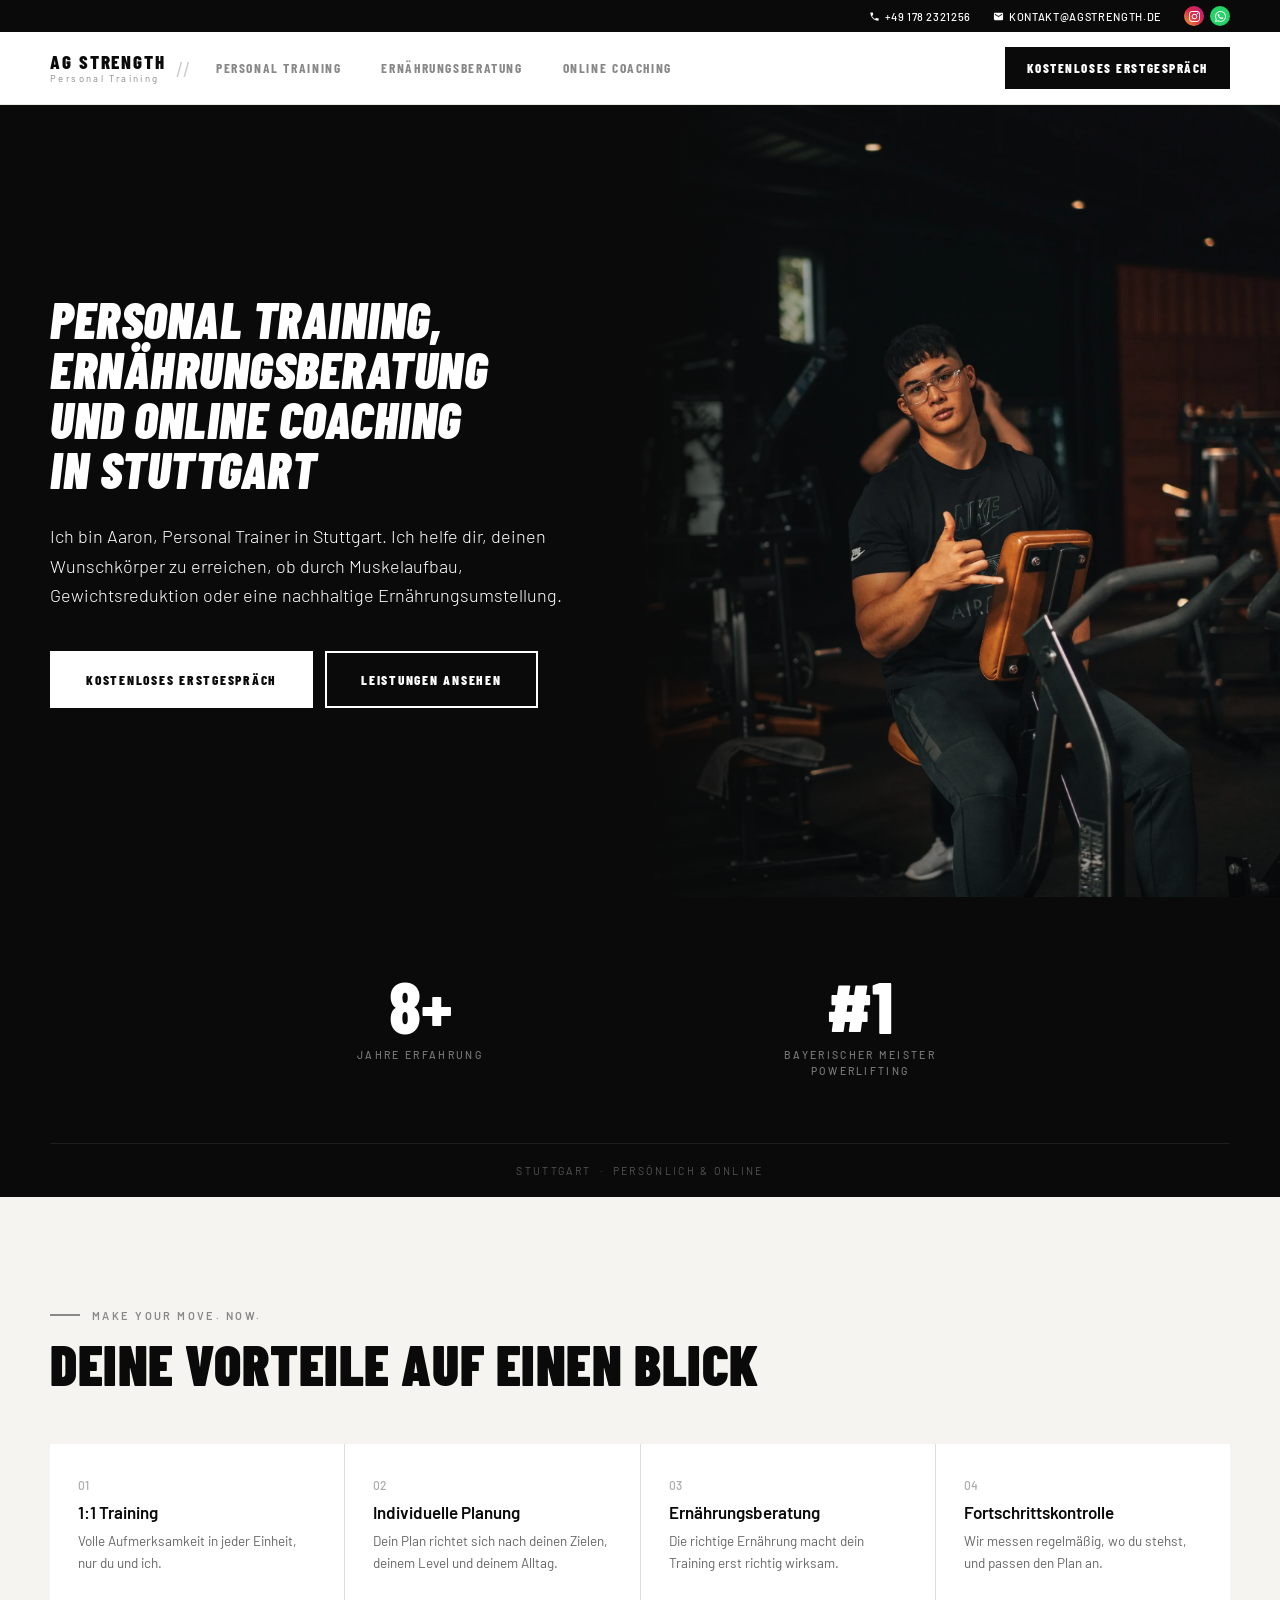
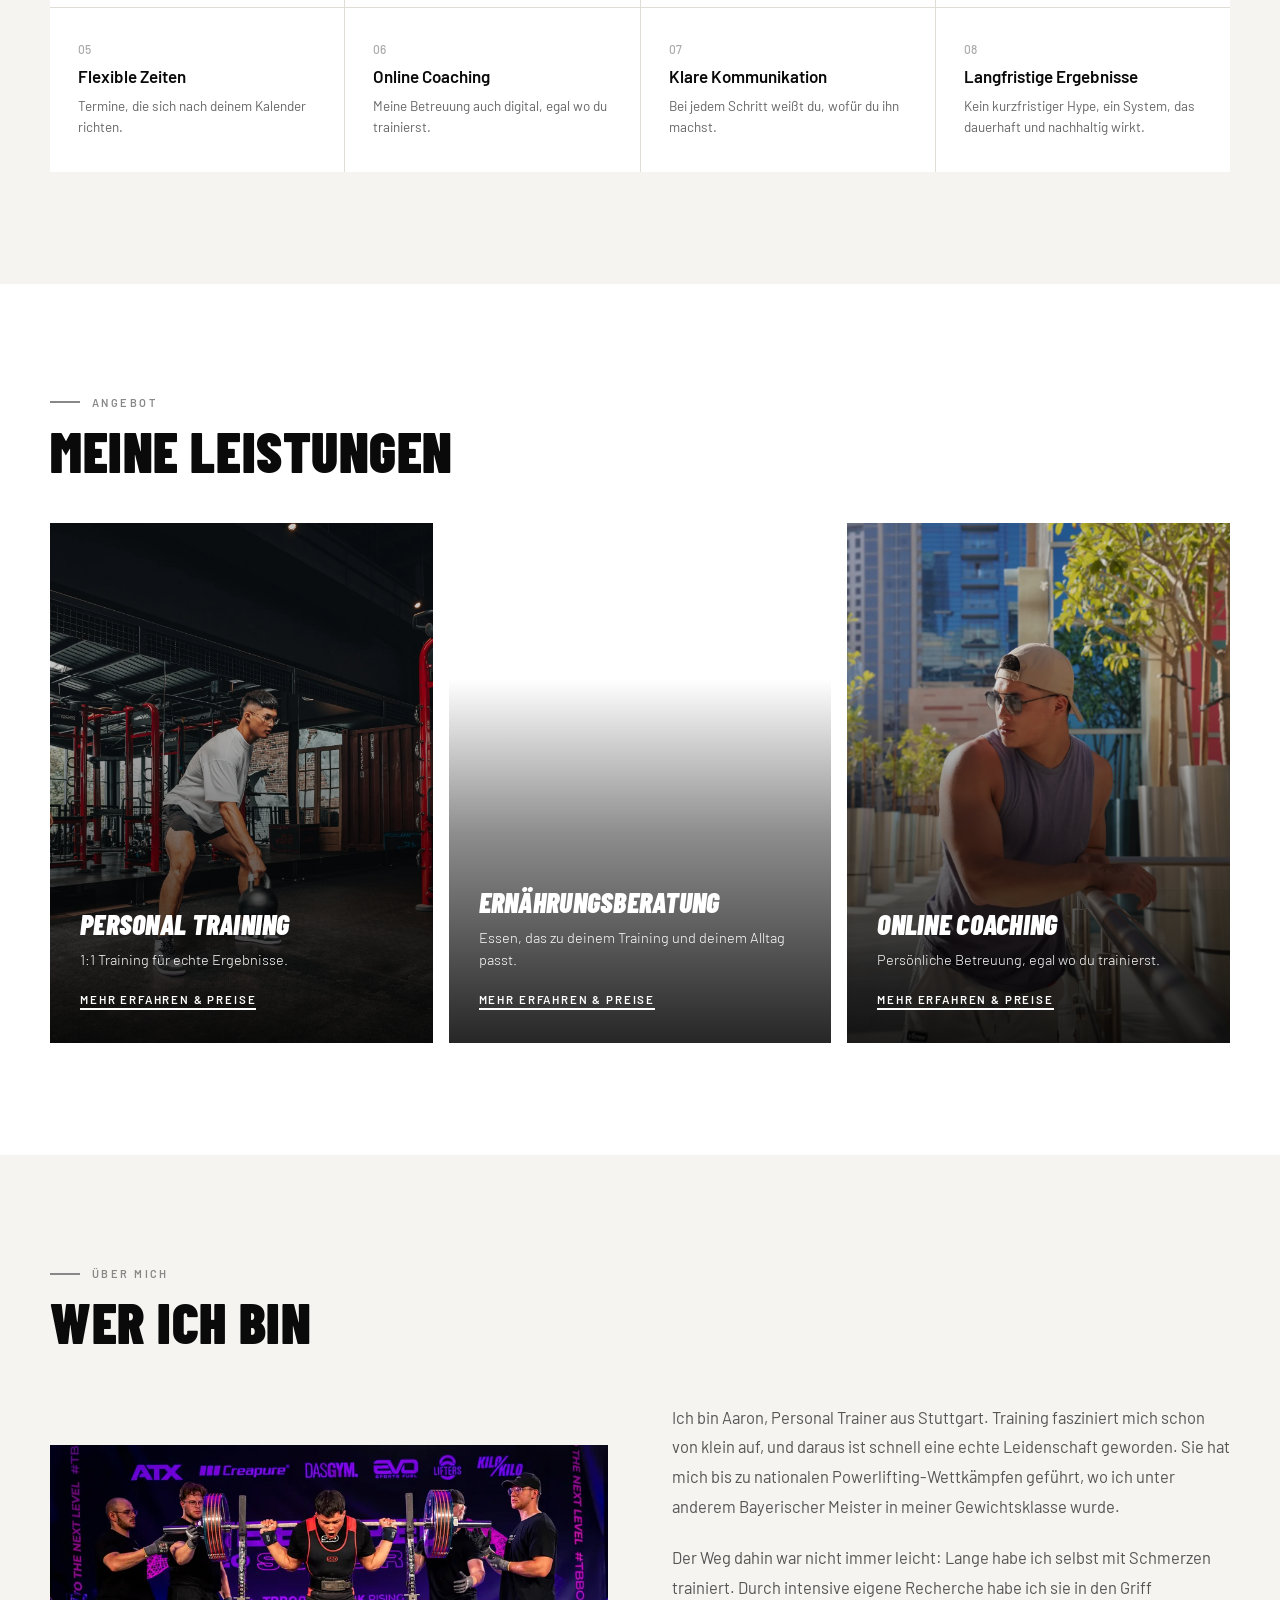
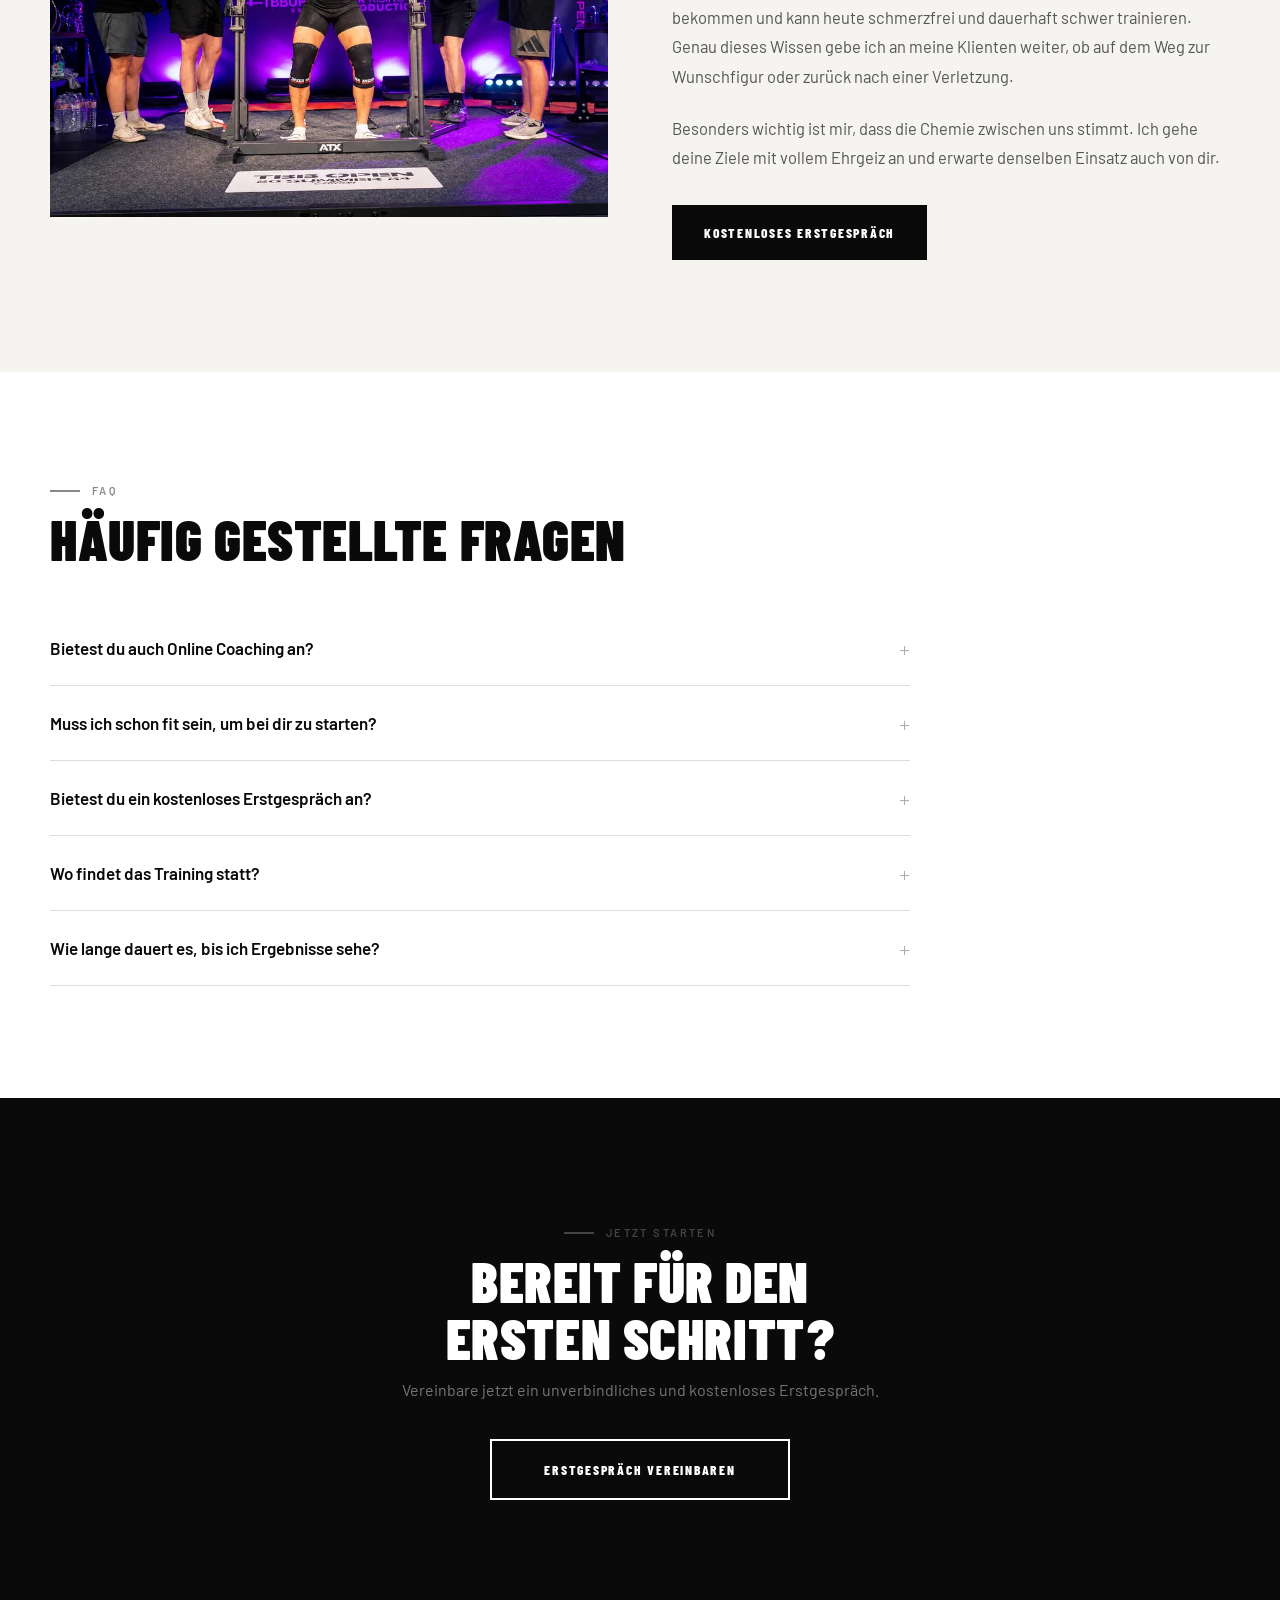
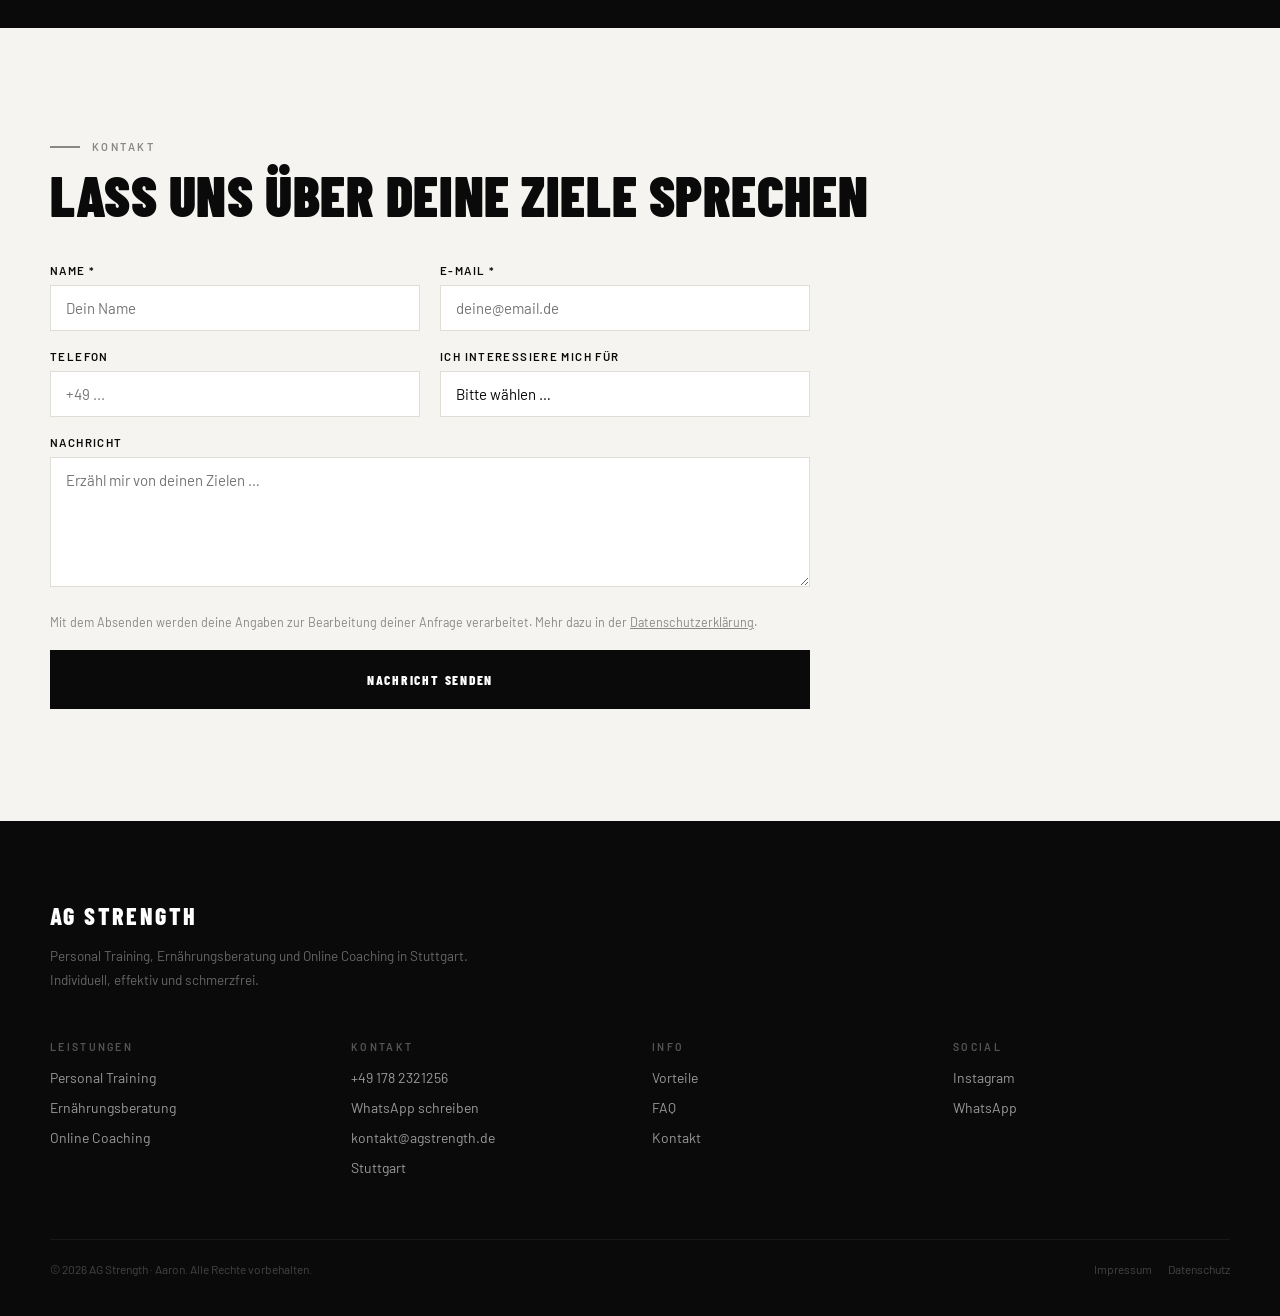
<file: index.html>
<!DOCTYPE html>
<html lang="de">
<head>
    <meta charset="UTF-8">
    <meta name="viewport" content="width=device-width, initial-scale=1.0">
    <title>Personal Trainer Stuttgart | Aaron — AG Strength</title>
    <meta name="description" content="Personal Training, Ernährungsberatung und Online Coaching in Stuttgart. Über 8 Jahre Erfahrung, Bayerischer Meister im Powerlifting. Kostenloses Erstgespräch.">
    <link rel="canonical" href="https://agstrength.de/">
    <meta name="theme-color" content="#0a0a0a">

    <link rel="icon" href="/favicon.ico" sizes="32x32">
    <link rel="icon" href="/icons/icon-192.png" type="image/png" sizes="192x192">
    <link rel="apple-touch-icon" href="/icons/apple-touch-icon.png">

    <meta property="og:type" content="website">
    <meta property="og:locale" content="de_DE">
    <meta property="og:site_name" content="AG Strength">
    <meta property="og:title" content="AG Strength – Personal Training in Stuttgart">
    <meta property="og:description" content="Personal Training, Ernährungsberatung und Online Coaching in Stuttgart. Über 8 Jahre Erfahrung, Bayerischer Meister im Powerlifting. Kostenloses Erstgespräch.">
    <meta property="og:url" content="https://agstrength.de/">
    <meta property="og:image" content="https://agstrength.de/og-image.png">
    <meta property="og:image:width" content="1200">
    <meta property="og:image:height" content="630">
    <meta name="twitter:card" content="summary_large_image">

    <link rel="preload" href="/fonts/barlow-condensed-latin-900-italic.woff2" as="font" type="font/woff2" crossorigin>
    <link rel="preload" href="/fonts/barlow-latin-300-normal.woff2" as="font" type="font/woff2" crossorigin>
    <link rel="stylesheet" href="/fonts/fonts.css">
    <link rel="stylesheet" href="/css/style.css">
    <script type="application/ld+json">
{
  "@context": "https://schema.org",
  "@type": "LocalBusiness",
  "name": "AG Strength",
  "description": "Personal Training, Ernährungsberatung und Online Coaching in Stuttgart.",
  "url": "https://agstrength.de/",
  "image": "https://agstrength.de/og-image.png",
  "logo": "https://agstrength.de/icons/icon-512.png",
  "telephone": "+491782321256",
  "email": "kontakt@agstrength.de",
  "address": {
    "@type": "PostalAddress",
    "addressLocality": "Stuttgart",
    "addressRegion": "Baden-Württemberg",
    "addressCountry": "DE"
  },
  "areaServed": "Stuttgart",
  "founder": {
    "@type": "Person",
    "name": "Aaron Gasparotto"
  },
  "sameAs": [
    "https://www.instagram.com/agstrength_coaching"
  ]
}
    </script>
</head>
<body>

<div class="top-bar">
    <a href="tel:+491782321256">
        <svg width="13" height="13" viewBox="0 0 24 24" fill="currentColor"><path d="M6.6 10.8c1.4 2.8 3.8 5.1 6.6 6.6l2.2-2.2c.3-.3.7-.4 1-.2 1.1.4 2.3.6 3.6.6.6 0 1 .4 1 1V20c0 .6-.4 1-1 1-9.4 0-17-7.6-17-17 0-.6.4-1 1-1h3.5c.6 0 1 .4 1 1 0 1.3.2 2.5.6 3.6.1.3 0 .7-.2 1L6.6 10.8z"/></svg>
        +49 178 2321256
    </a>
    <a href="mailto:kontakt@agstrength.de">
        <svg width="13" height="13" viewBox="0 0 24 24" fill="currentColor"><path d="M20 4H4c-1.1 0-2 .9-2 2v12c0 1.1.9 2 2 2h16c1.1 0 2-.9 2-2V6c0-1.1-.9-2-2-2zm0 4l-8 5-8-5V6l8 5 8-5v2z"/></svg>
        KONTAKT@AGSTRENGTH.DE
    </a>
    <div class="top-bar-icons">
        <a href="https://www.instagram.com/agstrength_coaching" target="_blank" rel="noopener" aria-label="Instagram" style="background: linear-gradient(45deg,#f09433,#e6683c,#dc2743,#cc2366,#bc1888);">
            <svg width="13" height="13" viewBox="0 0 24 24" fill="white"><path d="M12 2.163c3.204 0 3.584.012 4.85.07 3.252.148 4.771 1.691 4.919 4.919.058 1.265.069 1.645.069 4.849 0 3.205-.012 3.584-.069 4.849-.149 3.225-1.664 4.771-4.919 4.919-1.266.058-1.644.07-4.85.07-3.204 0-3.584-.012-4.849-.07-3.26-.149-4.771-1.699-4.919-4.92-.058-1.265-.07-1.644-.07-4.849 0-3.204.013-3.583.07-4.849.149-3.227 1.664-4.771 4.919-4.919 1.266-.057 1.645-.069 4.849-.069zm0-2.163c-3.259 0-3.667.014-4.947.072-4.358.2-6.78 2.618-6.98 6.98-.059 1.281-.073 1.689-.073 4.948 0 3.259.014 3.668.072 4.948.2 4.358 2.618 6.78 6.98 6.98 1.281.058 1.689.072 4.948.072 3.259 0 3.668-.014 4.948-.072 4.354-.2 6.782-2.618 6.979-6.98.059-1.28.073-1.689.073-4.948 0-3.259-.014-3.667-.072-4.947-.196-4.354-2.617-6.78-6.979-6.98-1.281-.059-1.69-.073-4.949-.073zm0 5.838c-3.403 0-6.162 2.759-6.162 6.162s2.759 6.163 6.162 6.163 6.162-2.759 6.162-6.163c0-3.403-2.759-6.162-6.162-6.162zm0 10.162c-2.209 0-4-1.79-4-4 0-2.209 1.791-4 4-4s4 1.791 4 4c0 2.21-1.791 4-4 4zm6.406-11.845c-.796 0-1.441.645-1.441 1.44s.645 1.44 1.441 1.44c.795 0 1.439-.645 1.439-1.44s-.644-1.44-1.439-1.44z"/></svg>
        </a>
        <a href="https://wa.me/491782321256" target="_blank" rel="noopener" aria-label="WhatsApp" style="background:#25D366;">
            <svg width="13" height="13" viewBox="0 0 24 24" fill="white"><path d="M17.472 14.382c-.297-.149-1.758-.867-2.03-.967-.273-.099-.471-.148-.67.15-.197.297-.767.966-.94 1.164-.173.199-.347.223-.644.075-.297-.15-1.255-.463-2.39-1.475-.883-.788-1.48-1.761-1.653-2.059-.173-.297-.018-.458.13-.606.134-.133.298-.347.446-.52.149-.174.198-.298.298-.497.099-.198.05-.371-.025-.52-.075-.149-.669-1.612-.916-2.207-.242-.579-.487-.5-.669-.51-.173-.008-.371-.01-.57-.01-.198 0-.52.074-.792.372-.272.297-1.04 1.016-1.04 2.479 0 1.462 1.065 2.875 1.213 3.074.149.198 2.096 3.2 5.077 4.487.709.306 1.262.489 1.694.625.712.227 1.36.195 1.871.118.571-.085 1.758-.719 2.006-1.413.248-.694.248-1.289.173-1.413-.074-.124-.272-.198-.57-.347m-5.421 7.403h-.004a9.87 9.87 0 01-5.031-1.378l-.361-.214-3.741.982.998-3.648-.235-.374a9.86 9.86 0 01-1.51-5.26c.001-5.45 4.436-9.884 9.888-9.884 2.64 0 5.122 1.03 6.988 2.898a9.825 9.825 0 012.893 6.994c-.003 5.45-4.437 9.884-9.885 9.884m8.413-18.297A11.815 11.815 0 0012.05 0C5.495 0 .16 5.335.157 11.892c0 2.096.547 4.142 1.588 5.945L.057 24l6.305-1.654a11.882 11.882 0 005.683 1.448h.005c6.554 0 11.89-5.335 11.893-11.893a11.821 11.821 0 00-3.48-8.413z"/></svg>
        </a>
    </div>
</div>

<!-- NAVIGATION -->
<nav id="mainNav">
    <div class="nav-top">
        <a class="logo-wrap" href="/">
            <div>
                <span class="logo-name">AG Strength</span>
                <span class="logo-sub">Personal Training</span>
            </div>
        </a>
        <span class="logo-slash">//</span>
        <div class="nav-tabs">
            <a class="nav-tab" href="/personal-training/">Personal Training</a>
            <a class="nav-tab" href="/ernaehrungsberatung/">Ernährungsberatung</a>
            <a class="nav-tab" href="/online-coaching/">Online Coaching</a>
        </div>
        <a href="#kontakt" class="nav-cta">Kostenloses Erstgespräch</a>
        <button class="hamburger" onclick="document.getElementById('mobileMenu').classList.add('open')" aria-label="Menü öffnen">
            <span></span><span></span><span></span>
        </button>
    </div>
</nav>

<!-- MOBILE MENU -->
<div class="mobile-menu" id="mobileMenu">
    <button class="menu-close" onclick="closeMenu()" aria-label="Schließen">✕</button>
    <a href="/">Start</a>
    <a href="/personal-training/">Personal Training</a>
    <a href="/ernaehrungsberatung/">Ernährungsberatung</a>
    <a href="/online-coaching/">Online Coaching</a>
    <a href="/#faq" onclick="closeMenu()">FAQ</a>
    <a href="#kontakt" onclick="closeMenu()" class="menu-cta">Erstgespräch vereinbaren</a>
</div>

<main>
<!-- HERO -->
<section class="hero">
    <div class="hero-bg" style="background-image: url('/img/hero-aaron.webp');"></div>
    <div class="hero-overlay"></div>
    <div class="hero-content">
        <h1>Personal Training,<br>Ernährungs&shy;beratung<br>und Online Coaching<br>in Stuttgart</h1>
        <p>Ich bin Aaron, Personal Trainer in Stuttgart. Ich helfe dir, deinen Wunschkörper zu erreichen, ob durch Muskelaufbau, Gewichtsreduktion oder eine nachhaltige Ernährungsumstellung.</p>
        <div class="hero-btns">
            <a href="#kontakt" class="btn btn-white">Kostenloses Erstgespräch</a>
            <a href="#leistungen" class="btn btn-outline-white">Leistungen ansehen</a>
        </div>
    </div>
</section>

<!-- STATS -->
<section class="stats">
    <div class="stats-grid">
        <div class="stat-item"><div class="stat-num">8+</div><div class="stat-lbl">Jahre Erfahrung</div></div>
        <div class="stat-item"><div class="stat-num">#1</div><div class="stat-lbl">Bayerischer Meister<br>Powerlifting</div></div>
    </div>
    <div class="location-strip">Stuttgart &nbsp;·&nbsp; Persönlich &amp; Online</div>
</section>

<!-- ADVANTAGES -->
<section class="section advantages" id="vorteile">
    <div class="section-lbl">Make your move. Now.</div>
    <div class="section-title">Deine Vorteile auf einen Blick</div>
    <div class="adv-grid">
        <div class="adv-card"><div class="adv-num">01</div><div class="adv-title">1:1 Training</div><div class="adv-text">Volle Aufmerksamkeit in jeder Einheit, nur du und ich.</div></div>
        <div class="adv-card"><div class="adv-num">02</div><div class="adv-title">Individuelle Planung</div><div class="adv-text">Dein Plan richtet sich nach deinen Zielen, deinem Level und deinem Alltag.</div></div>
        <div class="adv-card"><div class="adv-num">03</div><div class="adv-title">Ernährungsberatung</div><div class="adv-text">Die richtige Ernährung macht dein Training erst richtig wirksam.</div></div>
        <div class="adv-card"><div class="adv-num">04</div><div class="adv-title">Fortschrittskontrolle</div><div class="adv-text">Wir messen regelmäßig, wo du stehst, und passen den Plan an.</div></div>
        <div class="adv-card"><div class="adv-num">05</div><div class="adv-title">Flexible Zeiten</div><div class="adv-text">Termine, die sich nach deinem Kalender richten.</div></div>
        <div class="adv-card"><div class="adv-num">06</div><div class="adv-title">Online Coaching</div><div class="adv-text">Meine Betreuung auch digital, egal wo du trainierst.</div></div>
        <div class="adv-card"><div class="adv-num">07</div><div class="adv-title">Klare Kommunikation</div><div class="adv-text">Bei jedem Schritt weißt du, wofür du ihn machst.</div></div>
        <div class="adv-card"><div class="adv-num">08</div><div class="adv-title">Langfristige Ergebnisse</div><div class="adv-text">Kein kurzfristiger Hype, ein System, das dauerhaft und nachhaltig wirkt.</div></div>
    </div>
</section>

<!-- SERVICES -->
<section id="leistungen">
    <div class="services-header">
        <div class="section-lbl">Angebot</div>
        <div class="section-title">Meine Leistungen</div>
    </div>
    <div class="service-grid">
    <a class="service-card" href="/personal-training/">
        <div class="service-card-bg" style="background-image: url('/img/training-kettlebell.webp'); background-position: 45% 40%;"></div>
        <div class="service-card-content">
            <div class="service-card-title">Personal Training</div>
            <div class="service-card-text">1:1 Training für echte Ergebnisse.</div>
            <span class="service-link">Mehr erfahren &amp; Preise</span>
        </div>
    </a>
    <a class="service-card" href="/ernaehrungsberatung/">
        <div class="service-card-bg" style="background-image: url('https://images.unsplash.com/photo-1490645935967-10de6ba17061?w=1200&q=80');"></div>
        <div class="service-card-content">
            <div class="service-card-title">Ernährungsberatung</div>
            <div class="service-card-text">Essen, das zu deinem Training und deinem Alltag passt.</div>
            <span class="service-link">Mehr erfahren &amp; Preise</span>
        </div>
    </a>
    <a class="service-card" href="/online-coaching/">
        <div class="service-card-bg" style="background-image: url('/img/aaron-unterwegs.webp'); background-position: 50% 100%;"></div>
        <div class="service-card-content">
            <div class="service-card-title">Online Coaching</div>
            <div class="service-card-text">Persönliche Betreuung, egal wo du trainierst.</div>
            <span class="service-link">Mehr erfahren &amp; Preise</span>
        </div>
    </a>
    </div>
    <div class="services-spacer"></div>
</section>

<!-- ABOUT -->
<section class="section about" id="ueber-mich">
    <div class="section-lbl">Über mich</div>
    <div class="section-title">Wer ich bin</div>
    <div class="about-body">
        <picture class="about-picture">
            <source type="image/webp" srcset="/img/aaron-wettkampf-900.webp 900w, /img/aaron-wettkampf.webp 1536w" sizes="(min-width: 900px) 600px, 100vw">
            <img class="about-image" src="/img/aaron-wettkampf.jpg" width="1536" height="1024" loading="lazy" decoding="async" alt="Aaron bei der Kniebeuge auf einem Powerlifting-Wettkampf">
        </picture>
        <div class="about-content">
        <p>Ich bin Aaron, Personal Trainer aus Stuttgart. Training fasziniert mich schon von klein auf, und daraus ist schnell eine echte Leidenschaft geworden. Sie hat mich bis zu nationalen Powerlifting-Wettkämpfen geführt, wo ich unter anderem Bayerischer Meister in meiner Gewichtsklasse wurde.</p>
        <p>Der Weg dahin war nicht immer leicht: Lange habe ich selbst mit Schmerzen trainiert. Durch intensive eigene Recherche habe ich sie in den Griff bekommen und kann heute schmerzfrei und dauerhaft schwer trainieren. Genau dieses Wissen gebe ich an meine Klienten weiter, ob auf dem Weg zur Wunschfigur oder zurück nach einer Verletzung.</p>
        <p>Besonders wichtig ist mir, dass die Chemie zwischen uns stimmt. Ich gehe deine Ziele mit vollem Ehrgeiz an und erwarte denselben Einsatz auch von dir.</p>
        <a href="#kontakt" class="btn btn-black" style="display:inline-block;margin-top:10px;">Kostenloses Erstgespräch</a>
        </div>
    </div>
</section>

<!-- FAQ -->
<section class="section faq" id="faq">
    <div class="section-lbl">FAQ</div>
    <div class="section-title">Häufig gestellte Fragen</div>
    <div class="faq-list">
        <div class="faq-item"><button class="faq-q" onclick="toggleFaq(this)">Bietest du auch Online Coaching an?<span class="faq-icon">+</span></button><div class="faq-a">Ja! Du bekommst einen individuellen Trainings- und Ernährungsplan über meine Coaching-App, einen monatlichen Video-Call und WhatsApp Support 7 Tage die Woche.</div></div>
        <div class="faq-item"><button class="faq-q" onclick="toggleFaq(this)">Muss ich schon fit sein, um bei dir zu starten?<span class="faq-icon">+</span></button><div class="faq-a">Nein, absolut nicht! Ich begleite Menschen aller Fitnessstufen, vom kompletten Anfänger bis zum fortgeschrittenen Athleten. Und ich habe ein kleines Talent dafür, Menschen für den Sport zu begeistern, auch die, die bisher wenig damit anfangen konnten.</div></div>
        <div class="faq-item"><button class="faq-q" onclick="toggleFaq(this)">Bietest du ein kostenloses Erstgespräch an?<span class="faq-icon">+</span></button><div class="faq-a">Ja, das Erstgespräch ist komplett kostenlos und unverbindlich. Wir reden über deine Ziele und schauen, welches Angebot am besten zu dir passt.</div></div>
        <div class="faq-item"><button class="faq-q" onclick="toggleFaq(this)">Wo findet das Training statt?<span class="faq-icon">+</span></button><div class="faq-a">Das Training findet in Stuttgart statt. Bist du bereits in einem Fitnessstudio angemeldet, können wir dort trainieren, sofern das Studio externe Trainer erlaubt. Alternativ trainieren wir in einem der öffentlichen Calisthenics-Parks, perfekt zum Beispiel, wenn du deinen ersten Muscle-up lernen willst. Beim Online Coaching trainierst du von überall: zuhause, im Hotel, im Urlaub oder in deinem Fitnessstudio.</div></div>
        <div class="faq-item"><button class="faq-q" onclick="toggleFaq(this)">Wie lange dauert es, bis ich Ergebnisse sehe?<span class="faq-icon">+</span></button><div class="faq-a">Viele Klienten spüren erste Veränderungen nach 3–4 Wochen. Sichtbare Ergebnisse zeigen sich typischerweise nach 6–8 Wochen, wenn Training und Ernährung konsequent umgesetzt werden.</div></div>
    </div>
</section>

<!-- CTA -->
<section class="cta-sec">
    <div class="section-lbl">Jetzt starten</div>
    <div class="section-title">Bereit für den ersten Schritt?</div>
    <p>Vereinbare jetzt ein unverbindliches und kostenloses Erstgespräch.</p>
    <a href="#kontakt" class="btn-outline-white-lg">Erstgespräch vereinbaren</a>
</section>

<!-- CONTACT -->
<section class="contact-sec section" id="kontakt">
    <div class="section-lbl">Kontakt</div>
    <div class="section-title">Lass uns über deine Ziele sprechen</div>
    <form class="contact-form" onsubmit="handleSubmit(event)" novalidate>
        <input type="hidden" name="access_key" value="2bad99c6-6e78-4601-b897-91cc962143d2">
        <input type="hidden" name="subject" value="Neue Anfrage über agstrength.de (Startseite)">
        <input type="hidden" name="from_name" value="agstrength.de">
        <input type="hidden" name="seite" value="Startseite">
        <input type="checkbox" name="botcheck" class="hp" tabindex="-1" autocomplete="off" aria-hidden="true">
        <div class="form-success">Vielen Dank! Ich melde mich so schnell wie möglich bei dir. 💪</div>
        <div class="form-error">Das hat leider nicht geklappt. Schreib mir bitte direkt per <a href="https://wa.me/491782321256" target="_blank" rel="noopener">WhatsApp</a> oder an <a href="mailto:kontakt@agstrength.de">kontakt@agstrength.de</a>.</div>
        <div class="form-group"><label>Name *</label><input type="text" name="name" autocomplete="name" placeholder="Dein Name" required></div>
        <div class="form-group"><label>E-Mail *</label><input type="email" name="email" autocomplete="email" placeholder="deine@email.de" required></div>
        <div class="form-group"><label>Telefon</label><input type="tel" name="telefon" autocomplete="tel" placeholder="+49 ..."></div>
        <div class="form-group">
            <label>Ich interessiere mich für</label>
            <select name="interesse">
                <option value="">Bitte wählen …</option>
                <option>Personal Training</option>
                <option>Ernährungsberatung</option>
                <option>Online Coaching</option>
                <option>Ich bin noch unsicher, bitte beraten</option>
            </select>
        </div>
        <div class="form-group"><label>Nachricht</label><textarea name="nachricht" placeholder="Erzähl mir von deinen Zielen …"></textarea></div>
        <p class="form-privacy">Mit dem Absenden werden deine Angaben zur Bearbeitung deiner Anfrage verarbeitet. Mehr dazu in der <a href="/datenschutz.html">Datenschutzerklärung</a>.</p>
        <button type="submit" class="form-submit">Nachricht senden</button>
    </form>
</section>
</main>

<footer>
    <div class="footer-logo">AG Strength</div>
    <p class="footer-desc">Personal Training, Ernährungsberatung und Online Coaching in Stuttgart.<br>Individuell, effektiv und schmerzfrei.</p>
    <div class="footer-grid">
        <div class="footer-col">
            <div class="footer-col-title">Leistungen</div>
            <a href="/personal-training/">Personal Training</a>
            <a href="/ernaehrungsberatung/">Ernährungsberatung</a>
            <a href="/online-coaching/">Online Coaching</a>
        </div>
        <div class="footer-col">
            <div class="footer-col-title">Kontakt</div>
            <a href="tel:+491782321256">+49 178 2321256</a>
            <a href="https://wa.me/491782321256" target="_blank" rel="noopener">WhatsApp schreiben</a>
            <a href="mailto:kontakt@agstrength.de">kontakt@agstrength.de</a>
            <p>Stuttgart</p>
        </div>
        <div class="footer-col">
            <div class="footer-col-title">Info</div>
            <a href="/#vorteile">Vorteile</a>
            <a href="/#faq">FAQ</a>
            <a href="/#kontakt">Kontakt</a>
        </div>
        <div class="footer-col">
            <div class="footer-col-title">Social</div>
            <a href="https://www.instagram.com/agstrength_coaching" target="_blank" rel="noopener">Instagram</a>
            <a href="https://wa.me/491782321256" target="_blank" rel="noopener">WhatsApp</a>
        </div>
    </div>
    <div class="footer-bottom">
        <p>© 2026 AG Strength · Aaron. Alle Rechte vorbehalten.</p>
        <div class="footer-bottom-links"><a href="/impressum.html">Impressum</a><a href="/datenschutz.html">Datenschutz</a></div>
    </div>
</footer>

<!-- STICKY BOTTOM BAR -->
<div class="sticky-bar">
    <a href="tel:+491782321256" class="sticky-call">
        <svg width="15" height="15" viewBox="0 0 24 24" fill="currentColor"><path d="M6.6 10.8c1.4 2.8 3.8 5.1 6.6 6.6l2.2-2.2c.3-.3.7-.4 1-.2 1.1.4 2.3.6 3.6.6.6 0 1 .4 1 1V20c0 .6-.4 1-1 1-9.4 0-17-7.6-17-17 0-.6.4-1 1-1h3.5c.6 0 1 .4 1 1 0 1.3.2 2.5.6 3.6.1.3 0 .7-.2 1L6.6 10.8z"/></svg>
        Anrufen
    </a>
    <a href="#kontakt" class="sticky-contact">Erstgespräch</a>
</div>

<script src="/js/main.js"></script>
</body>
</html>
</file>
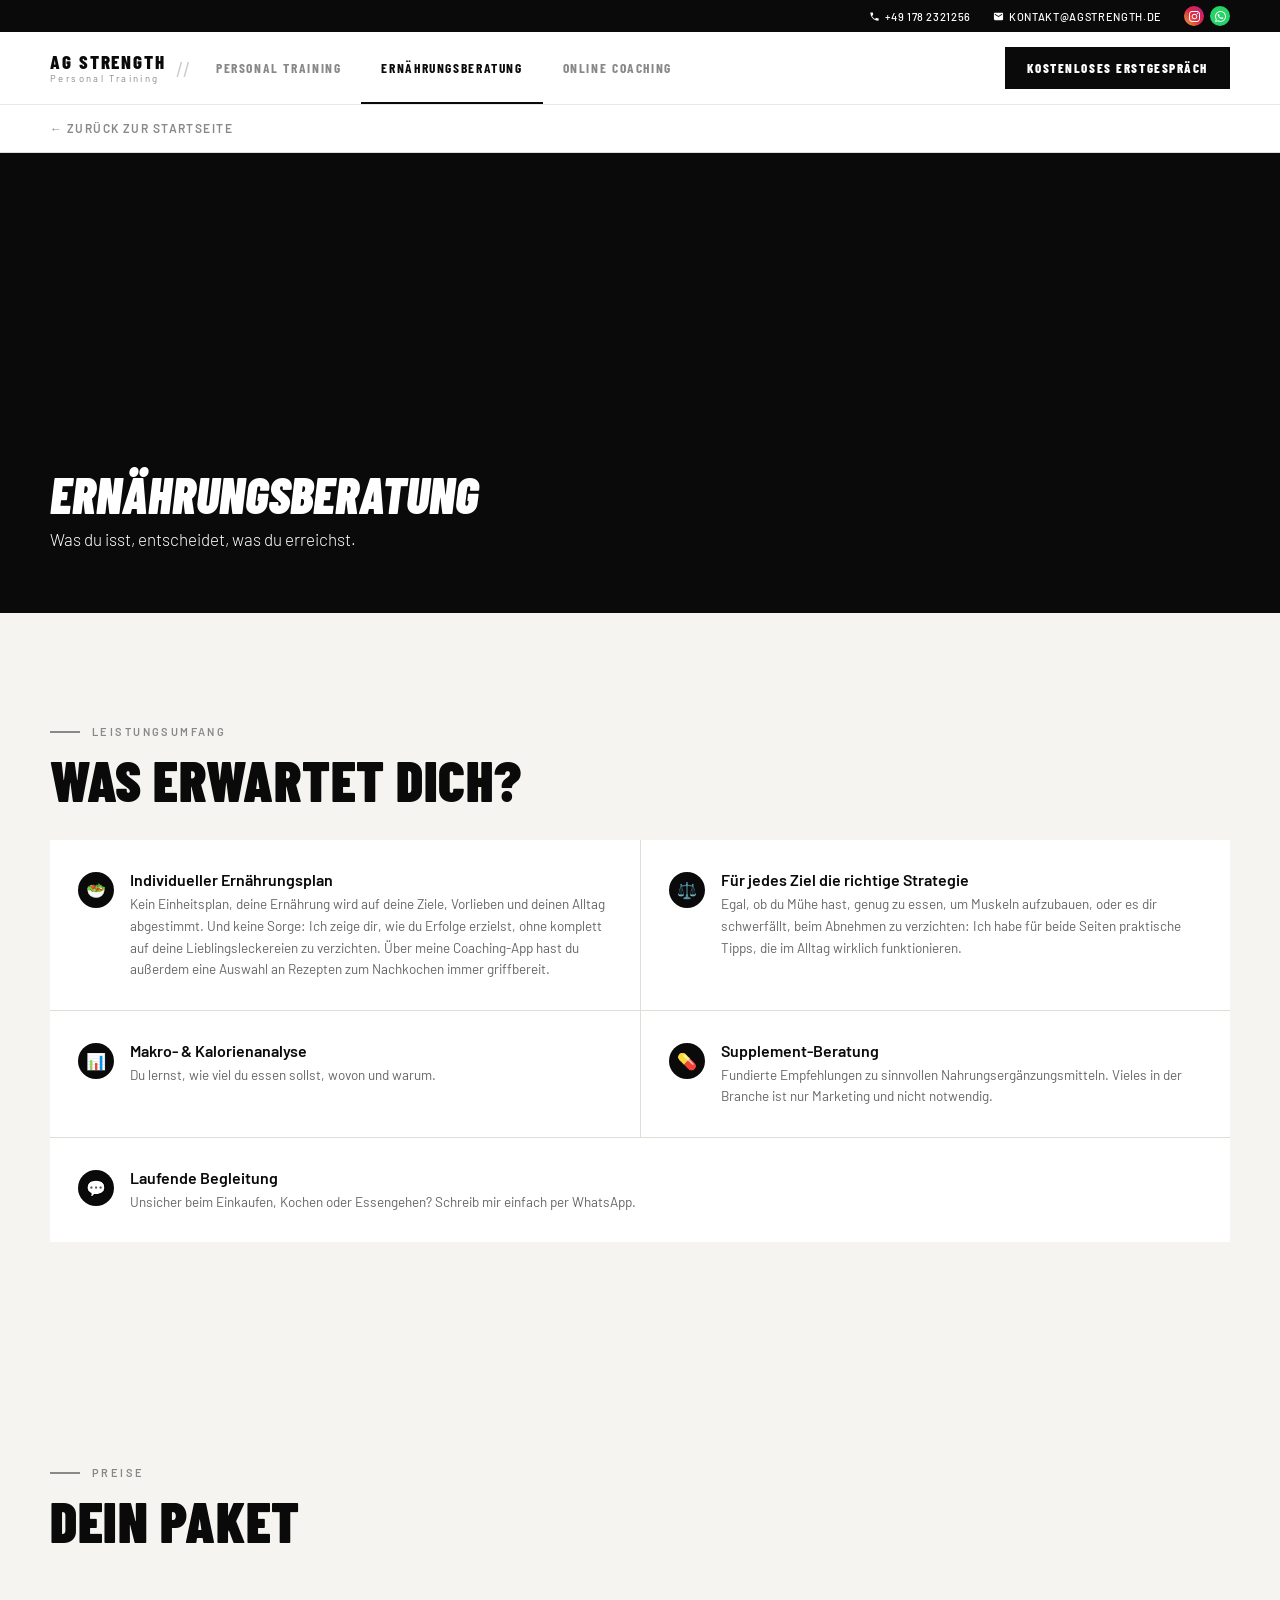
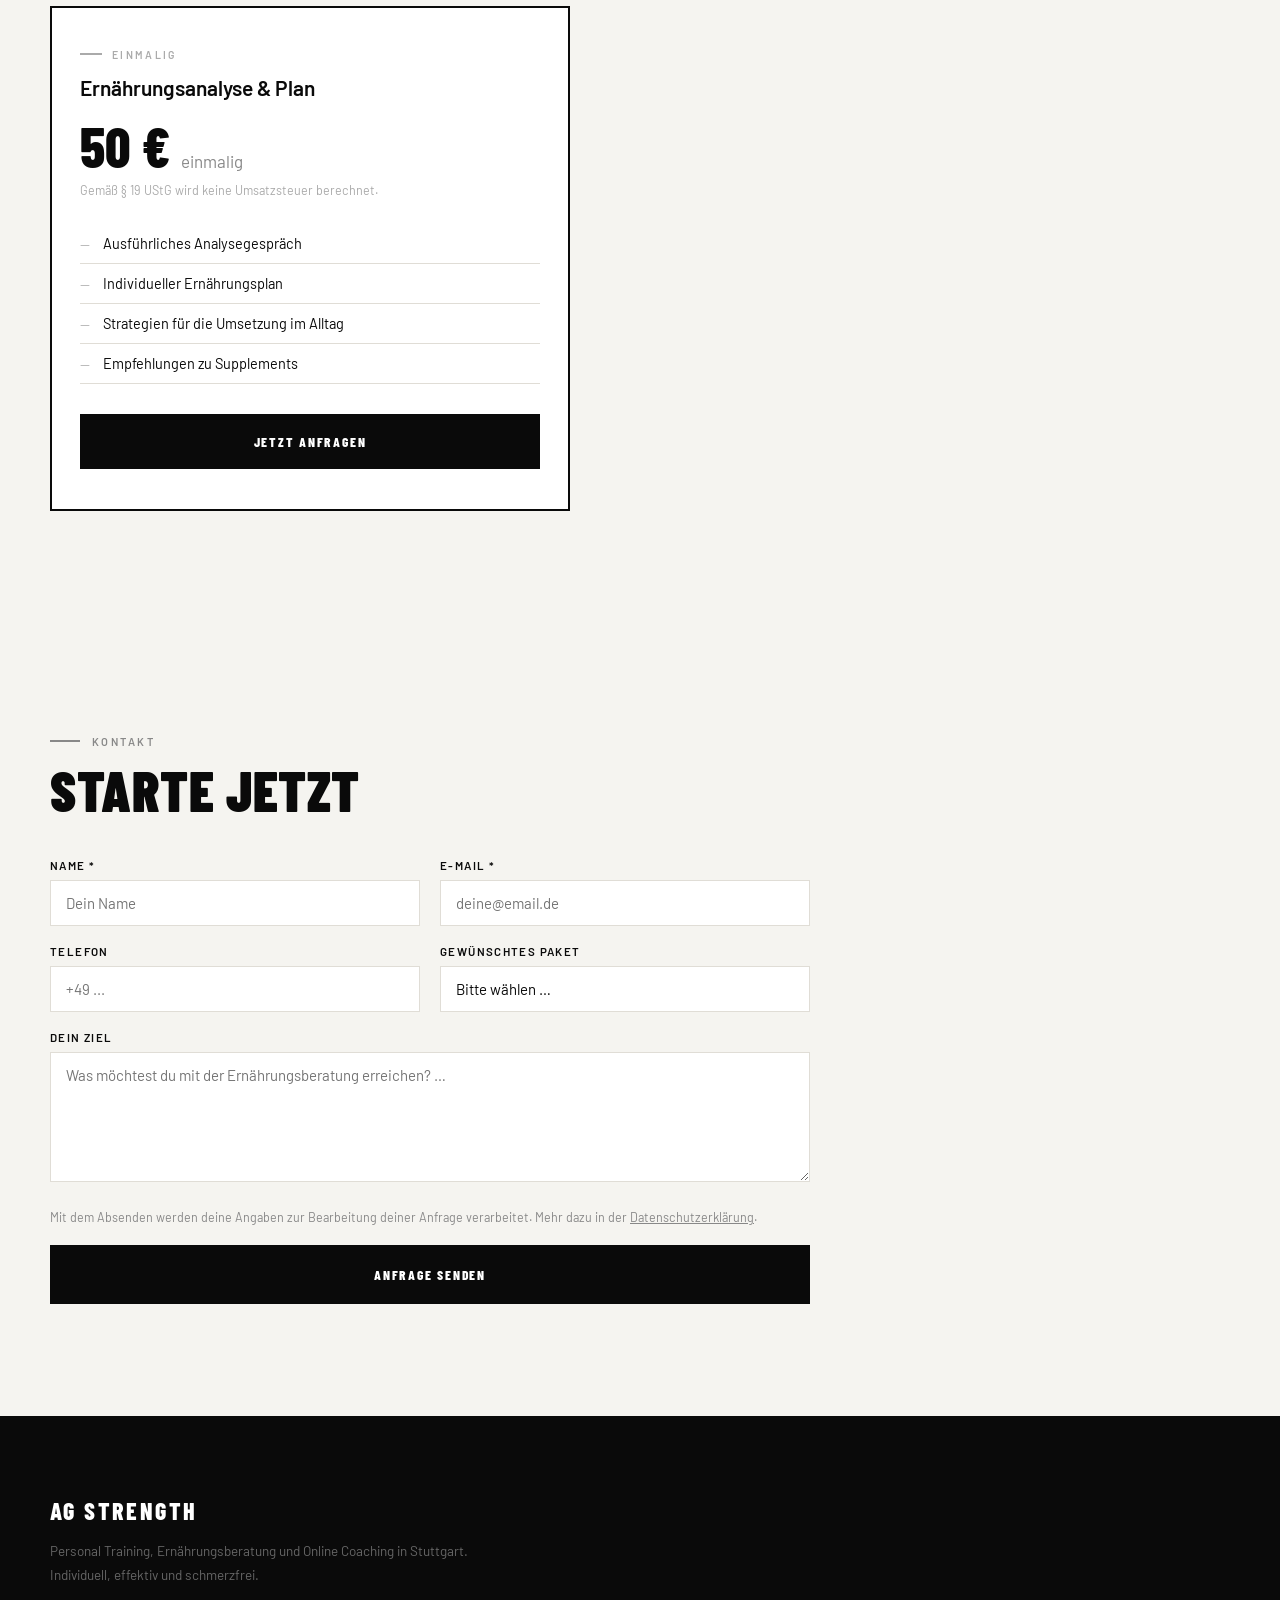
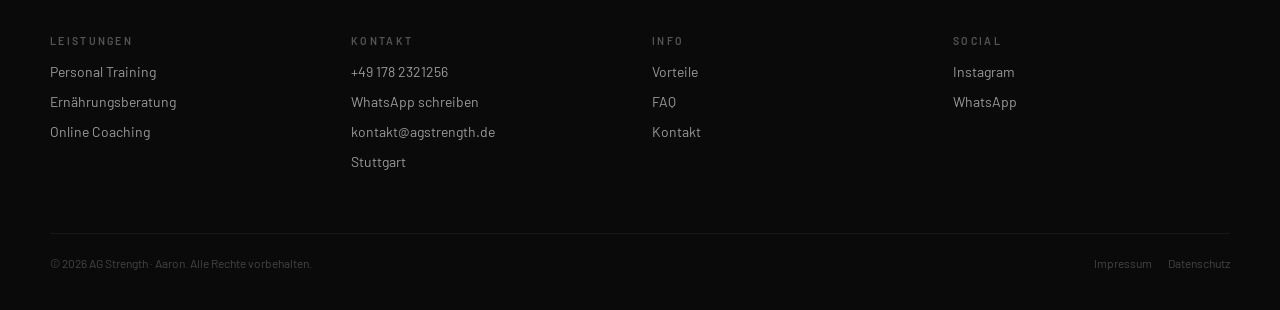
<file: ernaehrungsberatung/index.html>
<!DOCTYPE html>
<html lang="de">
<head>
    <meta charset="UTF-8">
    <meta name="viewport" content="width=device-width, initial-scale=1.0">
    <title>Ernährungsberatung Stuttgart | AG Strength</title>
    <meta name="description" content="Individueller Ernährungsplan, Makro- und Kalorienanalyse und Supplement-Beratung, abgestimmt auf dein Training und deinen Alltag. Einmalig 50 €.">
    <link rel="canonical" href="https://agstrength.de/ernaehrungsberatung/">
    <meta name="theme-color" content="#0a0a0a">

    <link rel="icon" href="/favicon.ico" sizes="32x32">
    <link rel="icon" href="/icons/icon-192.png" type="image/png" sizes="192x192">
    <link rel="apple-touch-icon" href="/icons/apple-touch-icon.png">

    <meta property="og:type" content="website">
    <meta property="og:locale" content="de_DE">
    <meta property="og:site_name" content="AG Strength">
    <meta property="og:title" content="Ernährungsberatung – AG Strength">
    <meta property="og:description" content="Individueller Ernährungsplan, Makro- und Kalorienanalyse und Supplement-Beratung, abgestimmt auf dein Training und deinen Alltag. Einmalig 50 €.">
    <meta property="og:url" content="https://agstrength.de/ernaehrungsberatung/">
    <meta property="og:image" content="https://agstrength.de/og-image.png">
    <meta property="og:image:width" content="1200">
    <meta property="og:image:height" content="630">
    <meta name="twitter:card" content="summary_large_image">

    <link rel="preload" href="/fonts/barlow-condensed-latin-900-italic.woff2" as="font" type="font/woff2" crossorigin>
    <link rel="preload" href="/fonts/barlow-latin-300-normal.woff2" as="font" type="font/woff2" crossorigin>
    <link rel="stylesheet" href="/fonts/fonts.css">
    <link rel="stylesheet" href="/css/style.css">
</head>
<body>

<div class="top-bar">
    <a href="tel:+491782321256">
        <svg width="13" height="13" viewBox="0 0 24 24" fill="currentColor"><path d="M6.6 10.8c1.4 2.8 3.8 5.1 6.6 6.6l2.2-2.2c.3-.3.7-.4 1-.2 1.1.4 2.3.6 3.6.6.6 0 1 .4 1 1V20c0 .6-.4 1-1 1-9.4 0-17-7.6-17-17 0-.6.4-1 1-1h3.5c.6 0 1 .4 1 1 0 1.3.2 2.5.6 3.6.1.3 0 .7-.2 1L6.6 10.8z"/></svg>
        +49 178 2321256
    </a>
    <a href="mailto:kontakt@agstrength.de">
        <svg width="13" height="13" viewBox="0 0 24 24" fill="currentColor"><path d="M20 4H4c-1.1 0-2 .9-2 2v12c0 1.1.9 2 2 2h16c1.1 0 2-.9 2-2V6c0-1.1-.9-2-2-2zm0 4l-8 5-8-5V6l8 5 8-5v2z"/></svg>
        KONTAKT@AGSTRENGTH.DE
    </a>
    <div class="top-bar-icons">
        <a href="https://www.instagram.com/agstrength_coaching" target="_blank" rel="noopener" aria-label="Instagram" style="background: linear-gradient(45deg,#f09433,#e6683c,#dc2743,#cc2366,#bc1888);">
            <svg width="13" height="13" viewBox="0 0 24 24" fill="white"><path d="M12 2.163c3.204 0 3.584.012 4.85.07 3.252.148 4.771 1.691 4.919 4.919.058 1.265.069 1.645.069 4.849 0 3.205-.012 3.584-.069 4.849-.149 3.225-1.664 4.771-4.919 4.919-1.266.058-1.644.07-4.85.07-3.204 0-3.584-.012-4.849-.07-3.26-.149-4.771-1.699-4.919-4.92-.058-1.265-.07-1.644-.07-4.849 0-3.204.013-3.583.07-4.849.149-3.227 1.664-4.771 4.919-4.919 1.266-.057 1.645-.069 4.849-.069zm0-2.163c-3.259 0-3.667.014-4.947.072-4.358.2-6.78 2.618-6.98 6.98-.059 1.281-.073 1.689-.073 4.948 0 3.259.014 3.668.072 4.948.2 4.358 2.618 6.78 6.98 6.98 1.281.058 1.689.072 4.948.072 3.259 0 3.668-.014 4.948-.072 4.354-.2 6.782-2.618 6.979-6.98.059-1.28.073-1.689.073-4.948 0-3.259-.014-3.667-.072-4.947-.196-4.354-2.617-6.78-6.979-6.98-1.281-.059-1.69-.073-4.949-.073zm0 5.838c-3.403 0-6.162 2.759-6.162 6.162s2.759 6.163 6.162 6.163 6.162-2.759 6.162-6.163c0-3.403-2.759-6.162-6.162-6.162zm0 10.162c-2.209 0-4-1.79-4-4 0-2.209 1.791-4 4-4s4 1.791 4 4c0 2.21-1.791 4-4 4zm6.406-11.845c-.796 0-1.441.645-1.441 1.44s.645 1.44 1.441 1.44c.795 0 1.439-.645 1.439-1.44s-.644-1.44-1.439-1.44z"/></svg>
        </a>
        <a href="https://wa.me/491782321256" target="_blank" rel="noopener" aria-label="WhatsApp" style="background:#25D366;">
            <svg width="13" height="13" viewBox="0 0 24 24" fill="white"><path d="M17.472 14.382c-.297-.149-1.758-.867-2.03-.967-.273-.099-.471-.148-.67.15-.197.297-.767.966-.94 1.164-.173.199-.347.223-.644.075-.297-.15-1.255-.463-2.39-1.475-.883-.788-1.48-1.761-1.653-2.059-.173-.297-.018-.458.13-.606.134-.133.298-.347.446-.52.149-.174.198-.298.298-.497.099-.198.05-.371-.025-.52-.075-.149-.669-1.612-.916-2.207-.242-.579-.487-.5-.669-.51-.173-.008-.371-.01-.57-.01-.198 0-.52.074-.792.372-.272.297-1.04 1.016-1.04 2.479 0 1.462 1.065 2.875 1.213 3.074.149.198 2.096 3.2 5.077 4.487.709.306 1.262.489 1.694.625.712.227 1.36.195 1.871.118.571-.085 1.758-.719 2.006-1.413.248-.694.248-1.289.173-1.413-.074-.124-.272-.198-.57-.347m-5.421 7.403h-.004a9.87 9.87 0 01-5.031-1.378l-.361-.214-3.741.982.998-3.648-.235-.374a9.86 9.86 0 01-1.51-5.26c.001-5.45 4.436-9.884 9.888-9.884 2.64 0 5.122 1.03 6.988 2.898a9.825 9.825 0 012.893 6.994c-.003 5.45-4.437 9.884-9.885 9.884m8.413-18.297A11.815 11.815 0 0012.05 0C5.495 0 .16 5.335.157 11.892c0 2.096.547 4.142 1.588 5.945L.057 24l6.305-1.654a11.882 11.882 0 005.683 1.448h.005c6.554 0 11.89-5.335 11.893-11.893a11.821 11.821 0 00-3.48-8.413z"/></svg>
        </a>
    </div>
</div>

<!-- NAVIGATION -->
<nav id="mainNav">
    <div class="nav-top">
        <a class="logo-wrap" href="/">
            <div>
                <span class="logo-name">AG Strength</span>
                <span class="logo-sub">Personal Training</span>
            </div>
        </a>
        <span class="logo-slash">//</span>
        <div class="nav-tabs">
            <a class="nav-tab" href="/personal-training/">Personal Training</a>
            <a class="nav-tab active" href="/ernaehrungsberatung/" aria-current="page">Ernährungsberatung</a>
            <a class="nav-tab" href="/online-coaching/">Online Coaching</a>
        </div>
        <a href="#kontakt" class="nav-cta">Kostenloses Erstgespräch</a>
        <button class="hamburger" onclick="document.getElementById('mobileMenu').classList.add('open')" aria-label="Menü öffnen">
            <span></span><span></span><span></span>
        </button>
    </div>
</nav>

<!-- MOBILE MENU -->
<div class="mobile-menu" id="mobileMenu">
    <button class="menu-close" onclick="closeMenu()" aria-label="Schließen">✕</button>
    <a href="/">Start</a>
    <a href="/personal-training/">Personal Training</a>
    <a href="/ernaehrungsberatung/">Ernährungsberatung</a>
    <a href="/online-coaching/">Online Coaching</a>
    <a href="/#faq" onclick="closeMenu()">FAQ</a>
    <a href="#kontakt" onclick="closeMenu()" class="menu-cta">Erstgespräch vereinbaren</a>
</div>

<main>
<a class="back-link" href="/">← Zurück zur Startseite</a>

<div class="sub-hero">
    <div class="sub-hero-bg" style="background-image: url('https://images.unsplash.com/photo-1490645935967-10de6ba17061?w=1200&q=80');"></div>
    <div class="sub-hero-content">
        <h1>Ernährungs&shy;beratung</h1>
        <p>Was du isst, entscheidet, was du erreichst.</p>
    </div>
</div>

<div class="includes-section">
    <div class="section-lbl">Leistungsumfang</div>
    <div class="section-title">Was erwartet dich?</div>
    <div class="includes-grid">
        <div class="include-item">
            <div class="include-icon">🥗</div>
            <div><div class="include-title">Individueller Ernährungsplan</div><div class="include-text">Kein Einheitsplan, deine Ernährung wird auf deine Ziele, Vorlieben und deinen Alltag abgestimmt. Und keine Sorge: Ich zeige dir, wie du Erfolge erzielst, ohne komplett auf deine Lieblingsleckereien zu verzichten. Über meine Coaching-App hast du außerdem eine Auswahl an Rezepten zum Nachkochen immer griffbereit.</div></div>
        </div>
        <div class="include-item">
            <div class="include-icon">⚖️</div>
            <div><div class="include-title">Für jedes Ziel die richtige Strategie</div><div class="include-text">Egal, ob du Mühe hast, genug zu essen, um Muskeln aufzubauen, oder es dir schwerfällt, beim Abnehmen zu verzichten: Ich habe für beide Seiten praktische Tipps, die im Alltag wirklich funktionieren.</div></div>
        </div>
        <div class="include-item">
            <div class="include-icon">📊</div>
            <div><div class="include-title">Makro- &amp; Kalorienanalyse</div><div class="include-text">Du lernst, wie viel du essen sollst, wovon und warum.</div></div>
        </div>
        <div class="include-item">
            <div class="include-icon">💊</div>
            <div><div class="include-title">Supplement-Beratung</div><div class="include-text">Fundierte Empfehlungen zu sinnvollen Nahrungsergänzungsmitteln. Vieles in der Branche ist nur Marketing und nicht notwendig.</div></div>
        </div>
        <div class="include-item">
            <div class="include-icon">💬</div>
            <div><div class="include-title">Laufende Begleitung</div><div class="include-text">Unsicher beim Einkaufen, Kochen oder Essengehen? Schreib mir einfach per WhatsApp.</div></div>
        </div>
    </div>
</div>

<section class="section pricing">
    <div class="section-lbl">Preise</div>
    <div class="section-title">Dein Paket</div>
    <div class="pricing-cards">
        <div class="pricing-card featured">
            <div class="p-badge">Einmalig</div>
            <div class="p-name">Ernährungsanalyse &amp; Plan</div>
            <div class="p-price">50 € <span>einmalig</span></div>
            <div class="p-vat">Gemäß § 19 UStG wird keine Umsatzsteuer berechnet.</div>
            <ul class="p-features">
                <li>Ausführliches Analysegespräch</li>
                <li>Individueller Ernährungsplan</li>
                <li>Strategien für die Umsetzung im Alltag</li>
                <li>Empfehlungen zu Supplements</li>
            </ul>
            <a href="#kontakt" class="btn btn-black" style="display:block;">Jetzt anfragen</a>
        </div>
    </div>
</section>

<section class="contact-sec section" id="kontakt">
    <div class="section-lbl">Kontakt</div>
    <div class="section-title">Starte jetzt</div>
    <form class="contact-form" onsubmit="handleSubmit(event)" novalidate>
        <input type="hidden" name="access_key" value="2bad99c6-6e78-4601-b897-91cc962143d2">
        <input type="hidden" name="subject" value="Neue Anfrage über agstrength.de (Ernährungsberatung)">
        <input type="hidden" name="from_name" value="agstrength.de">
        <input type="hidden" name="seite" value="Ernährungsberatung">
        <input type="checkbox" name="botcheck" class="hp" tabindex="-1" autocomplete="off" aria-hidden="true">
        <div class="form-success">Vielen Dank! Ich melde mich so schnell wie möglich bei dir. 💪</div>
        <div class="form-error">Das hat leider nicht geklappt. Schreib mir bitte direkt per <a href="https://wa.me/491782321256" target="_blank" rel="noopener">WhatsApp</a> oder an <a href="mailto:kontakt@agstrength.de">kontakt@agstrength.de</a>.</div>
        <div class="form-group"><label>Name *</label><input type="text" name="name" autocomplete="name" placeholder="Dein Name" required></div>
        <div class="form-group"><label>E-Mail *</label><input type="email" name="email" autocomplete="email" placeholder="deine@email.de" required></div>
        <div class="form-group"><label>Telefon</label><input type="tel" name="telefon" autocomplete="tel" placeholder="+49 ..."></div>
        <div class="form-group">
            <label>Gewünschtes Paket</label>
            <select name="paket">
                <option value="">Bitte wählen …</option>
                <option>Ernährungsanalyse &amp; Plan (50 €)</option>
                <option>Ich bin noch unsicher, bitte beraten</option>
            </select>
        </div>
        <div class="form-group"><label>Dein Ziel</label><textarea name="nachricht" placeholder="Was möchtest du mit der Ernährungsberatung erreichen? …"></textarea></div>
        <p class="form-privacy">Mit dem Absenden werden deine Angaben zur Bearbeitung deiner Anfrage verarbeitet. Mehr dazu in der <a href="/datenschutz.html">Datenschutzerklärung</a>.</p>
        <button type="submit" class="form-submit">Anfrage senden</button>
    </form>
</section>
</main>

<footer>
    <div class="footer-logo">AG Strength</div>
    <p class="footer-desc">Personal Training, Ernährungsberatung und Online Coaching in Stuttgart.<br>Individuell, effektiv und schmerzfrei.</p>
    <div class="footer-grid">
        <div class="footer-col">
            <div class="footer-col-title">Leistungen</div>
            <a href="/personal-training/">Personal Training</a>
            <a href="/ernaehrungsberatung/">Ernährungsberatung</a>
            <a href="/online-coaching/">Online Coaching</a>
        </div>
        <div class="footer-col">
            <div class="footer-col-title">Kontakt</div>
            <a href="tel:+491782321256">+49 178 2321256</a>
            <a href="https://wa.me/491782321256" target="_blank" rel="noopener">WhatsApp schreiben</a>
            <a href="mailto:kontakt@agstrength.de">kontakt@agstrength.de</a>
            <p>Stuttgart</p>
        </div>
        <div class="footer-col">
            <div class="footer-col-title">Info</div>
            <a href="/#vorteile">Vorteile</a>
            <a href="/#faq">FAQ</a>
            <a href="/#kontakt">Kontakt</a>
        </div>
        <div class="footer-col">
            <div class="footer-col-title">Social</div>
            <a href="https://www.instagram.com/agstrength_coaching" target="_blank" rel="noopener">Instagram</a>
            <a href="https://wa.me/491782321256" target="_blank" rel="noopener">WhatsApp</a>
        </div>
    </div>
    <div class="footer-bottom">
        <p>© 2026 AG Strength · Aaron. Alle Rechte vorbehalten.</p>
        <div class="footer-bottom-links"><a href="/impressum.html">Impressum</a><a href="/datenschutz.html">Datenschutz</a></div>
    </div>
</footer>

<!-- STICKY BOTTOM BAR -->
<div class="sticky-bar">
    <a href="tel:+491782321256" class="sticky-call">
        <svg width="15" height="15" viewBox="0 0 24 24" fill="currentColor"><path d="M6.6 10.8c1.4 2.8 3.8 5.1 6.6 6.6l2.2-2.2c.3-.3.7-.4 1-.2 1.1.4 2.3.6 3.6.6.6 0 1 .4 1 1V20c0 .6-.4 1-1 1-9.4 0-17-7.6-17-17 0-.6.4-1 1-1h3.5c.6 0 1 .4 1 1 0 1.3.2 2.5.6 3.6.1.3 0 .7-.2 1L6.6 10.8z"/></svg>
        Anrufen
    </a>
    <a href="#kontakt" class="sticky-contact">Erstgespräch</a>
</div>

<script src="/js/main.js"></script>
</body>
</html>
</file>
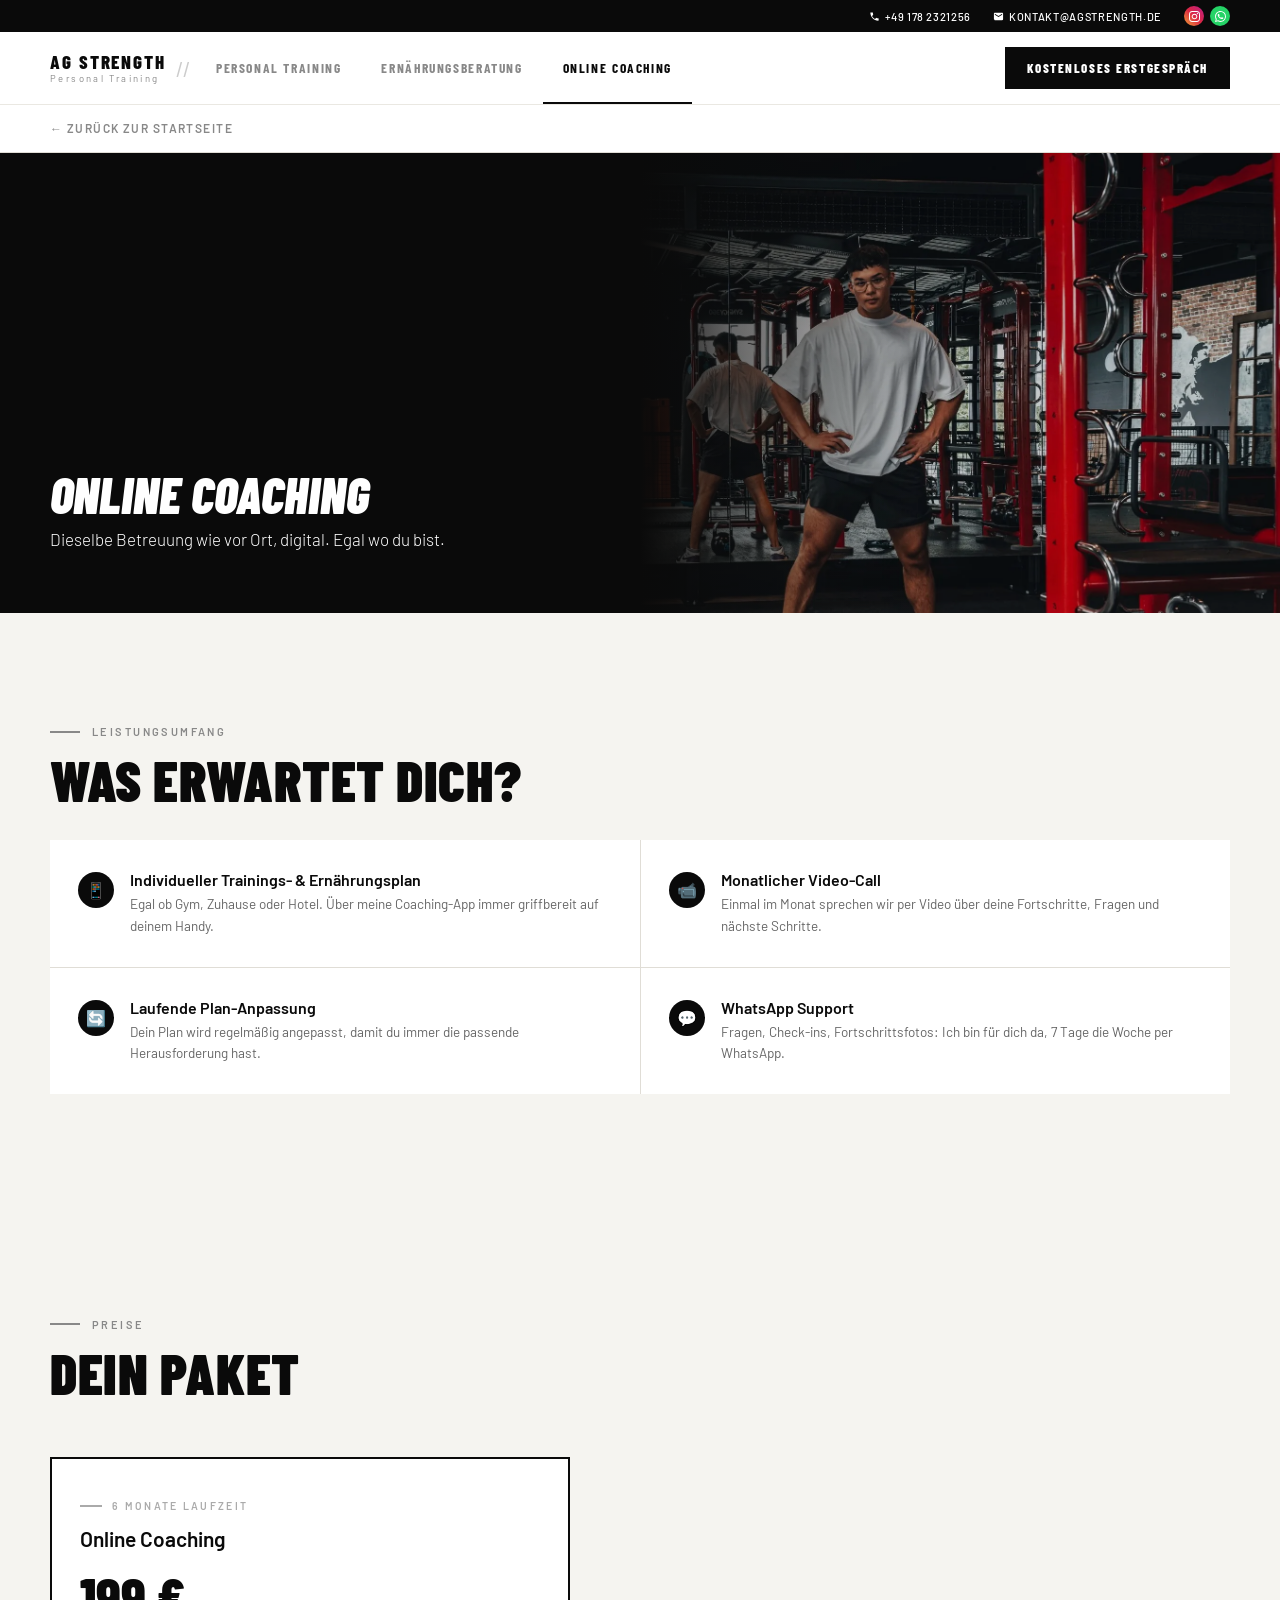
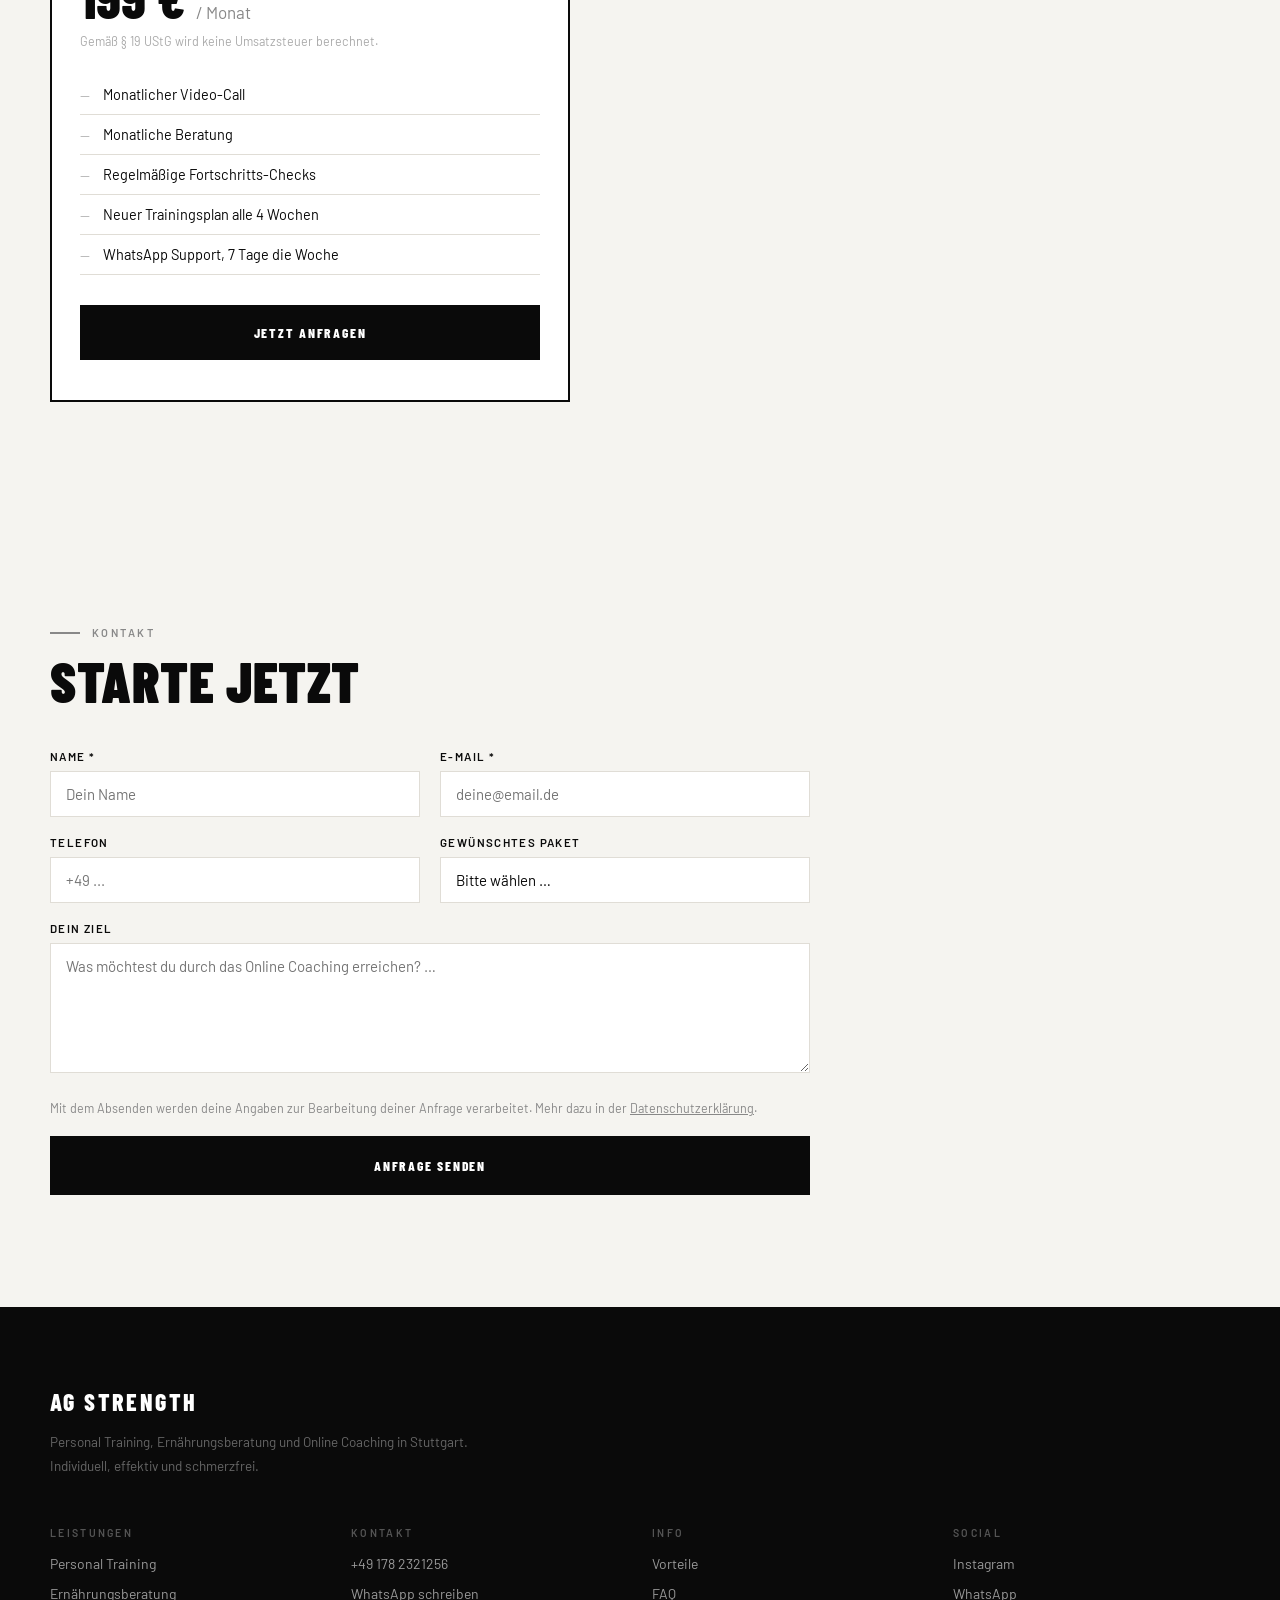
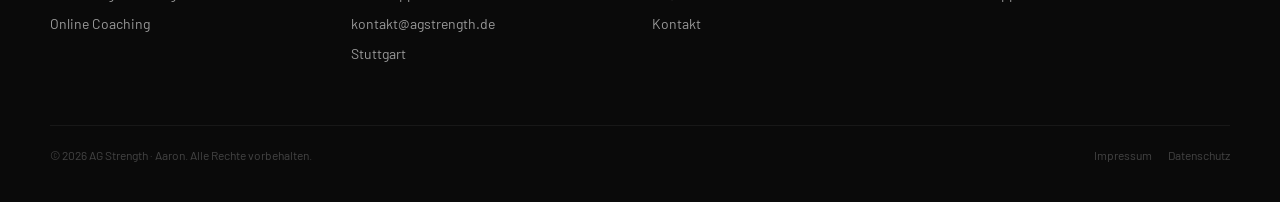
<file: online-coaching/index.html>
<!DOCTYPE html>
<html lang="de">
<head>
    <meta charset="UTF-8">
    <meta name="viewport" content="width=device-width, initial-scale=1.0">
    <title>Online Coaching – Training & Ernährung | AG Strength</title>
    <meta name="description" content="Online Coaching mit Aaron: individueller Trainings- und Ernährungsplan per App, monatlicher Video-Call und WhatsApp-Support. 199 € pro Monat.">
    <link rel="canonical" href="https://agstrength.de/online-coaching/">
    <meta name="theme-color" content="#0a0a0a">

    <link rel="icon" href="/favicon.ico" sizes="32x32">
    <link rel="icon" href="/icons/icon-192.png" type="image/png" sizes="192x192">
    <link rel="apple-touch-icon" href="/icons/apple-touch-icon.png">

    <meta property="og:type" content="website">
    <meta property="og:locale" content="de_DE">
    <meta property="og:site_name" content="AG Strength">
    <meta property="og:title" content="Online Coaching – AG Strength">
    <meta property="og:description" content="Online Coaching mit Aaron: individueller Trainings- und Ernährungsplan per App, monatlicher Video-Call und WhatsApp-Support. 199 € pro Monat.">
    <meta property="og:url" content="https://agstrength.de/online-coaching/">
    <meta property="og:image" content="https://agstrength.de/og-image.png">
    <meta property="og:image:width" content="1200">
    <meta property="og:image:height" content="630">
    <meta name="twitter:card" content="summary_large_image">

    <link rel="preload" href="/fonts/barlow-condensed-latin-900-italic.woff2" as="font" type="font/woff2" crossorigin>
    <link rel="preload" href="/fonts/barlow-latin-300-normal.woff2" as="font" type="font/woff2" crossorigin>
    <link rel="stylesheet" href="/fonts/fonts.css">
    <link rel="stylesheet" href="/css/style.css">
</head>
<body>

<div class="top-bar">
    <a href="tel:+491782321256">
        <svg width="13" height="13" viewBox="0 0 24 24" fill="currentColor"><path d="M6.6 10.8c1.4 2.8 3.8 5.1 6.6 6.6l2.2-2.2c.3-.3.7-.4 1-.2 1.1.4 2.3.6 3.6.6.6 0 1 .4 1 1V20c0 .6-.4 1-1 1-9.4 0-17-7.6-17-17 0-.6.4-1 1-1h3.5c.6 0 1 .4 1 1 0 1.3.2 2.5.6 3.6.1.3 0 .7-.2 1L6.6 10.8z"/></svg>
        +49 178 2321256
    </a>
    <a href="mailto:kontakt@agstrength.de">
        <svg width="13" height="13" viewBox="0 0 24 24" fill="currentColor"><path d="M20 4H4c-1.1 0-2 .9-2 2v12c0 1.1.9 2 2 2h16c1.1 0 2-.9 2-2V6c0-1.1-.9-2-2-2zm0 4l-8 5-8-5V6l8 5 8-5v2z"/></svg>
        KONTAKT@AGSTRENGTH.DE
    </a>
    <div class="top-bar-icons">
        <a href="https://www.instagram.com/agstrength_coaching" target="_blank" rel="noopener" aria-label="Instagram" style="background: linear-gradient(45deg,#f09433,#e6683c,#dc2743,#cc2366,#bc1888);">
            <svg width="13" height="13" viewBox="0 0 24 24" fill="white"><path d="M12 2.163c3.204 0 3.584.012 4.85.07 3.252.148 4.771 1.691 4.919 4.919.058 1.265.069 1.645.069 4.849 0 3.205-.012 3.584-.069 4.849-.149 3.225-1.664 4.771-4.919 4.919-1.266.058-1.644.07-4.85.07-3.204 0-3.584-.012-4.849-.07-3.26-.149-4.771-1.699-4.919-4.92-.058-1.265-.07-1.644-.07-4.849 0-3.204.013-3.583.07-4.849.149-3.227 1.664-4.771 4.919-4.919 1.266-.057 1.645-.069 4.849-.069zm0-2.163c-3.259 0-3.667.014-4.947.072-4.358.2-6.78 2.618-6.98 6.98-.059 1.281-.073 1.689-.073 4.948 0 3.259.014 3.668.072 4.948.2 4.358 2.618 6.78 6.98 6.98 1.281.058 1.689.072 4.948.072 3.259 0 3.668-.014 4.948-.072 4.354-.2 6.782-2.618 6.979-6.98.059-1.28.073-1.689.073-4.948 0-3.259-.014-3.667-.072-4.947-.196-4.354-2.617-6.78-6.979-6.98-1.281-.059-1.69-.073-4.949-.073zm0 5.838c-3.403 0-6.162 2.759-6.162 6.162s2.759 6.163 6.162 6.163 6.162-2.759 6.162-6.163c0-3.403-2.759-6.162-6.162-6.162zm0 10.162c-2.209 0-4-1.79-4-4 0-2.209 1.791-4 4-4s4 1.791 4 4c0 2.21-1.791 4-4 4zm6.406-11.845c-.796 0-1.441.645-1.441 1.44s.645 1.44 1.441 1.44c.795 0 1.439-.645 1.439-1.44s-.644-1.44-1.439-1.44z"/></svg>
        </a>
        <a href="https://wa.me/491782321256" target="_blank" rel="noopener" aria-label="WhatsApp" style="background:#25D366;">
            <svg width="13" height="13" viewBox="0 0 24 24" fill="white"><path d="M17.472 14.382c-.297-.149-1.758-.867-2.03-.967-.273-.099-.471-.148-.67.15-.197.297-.767.966-.94 1.164-.173.199-.347.223-.644.075-.297-.15-1.255-.463-2.39-1.475-.883-.788-1.48-1.761-1.653-2.059-.173-.297-.018-.458.13-.606.134-.133.298-.347.446-.52.149-.174.198-.298.298-.497.099-.198.05-.371-.025-.52-.075-.149-.669-1.612-.916-2.207-.242-.579-.487-.5-.669-.51-.173-.008-.371-.01-.57-.01-.198 0-.52.074-.792.372-.272.297-1.04 1.016-1.04 2.479 0 1.462 1.065 2.875 1.213 3.074.149.198 2.096 3.2 5.077 4.487.709.306 1.262.489 1.694.625.712.227 1.36.195 1.871.118.571-.085 1.758-.719 2.006-1.413.248-.694.248-1.289.173-1.413-.074-.124-.272-.198-.57-.347m-5.421 7.403h-.004a9.87 9.87 0 01-5.031-1.378l-.361-.214-3.741.982.998-3.648-.235-.374a9.86 9.86 0 01-1.51-5.26c.001-5.45 4.436-9.884 9.888-9.884 2.64 0 5.122 1.03 6.988 2.898a9.825 9.825 0 012.893 6.994c-.003 5.45-4.437 9.884-9.885 9.884m8.413-18.297A11.815 11.815 0 0012.05 0C5.495 0 .16 5.335.157 11.892c0 2.096.547 4.142 1.588 5.945L.057 24l6.305-1.654a11.882 11.882 0 005.683 1.448h.005c6.554 0 11.89-5.335 11.893-11.893a11.821 11.821 0 00-3.48-8.413z"/></svg>
        </a>
    </div>
</div>

<!-- NAVIGATION -->
<nav id="mainNav">
    <div class="nav-top">
        <a class="logo-wrap" href="/">
            <div>
                <span class="logo-name">AG Strength</span>
                <span class="logo-sub">Personal Training</span>
            </div>
        </a>
        <span class="logo-slash">//</span>
        <div class="nav-tabs">
            <a class="nav-tab" href="/personal-training/">Personal Training</a>
            <a class="nav-tab" href="/ernaehrungsberatung/">Ernährungsberatung</a>
            <a class="nav-tab active" href="/online-coaching/" aria-current="page">Online Coaching</a>
        </div>
        <a href="#kontakt" class="nav-cta">Kostenloses Erstgespräch</a>
        <button class="hamburger" onclick="document.getElementById('mobileMenu').classList.add('open')" aria-label="Menü öffnen">
            <span></span><span></span><span></span>
        </button>
    </div>
</nav>

<!-- MOBILE MENU -->
<div class="mobile-menu" id="mobileMenu">
    <button class="menu-close" onclick="closeMenu()" aria-label="Schließen">✕</button>
    <a href="/">Start</a>
    <a href="/personal-training/">Personal Training</a>
    <a href="/ernaehrungsberatung/">Ernährungsberatung</a>
    <a href="/online-coaching/">Online Coaching</a>
    <a href="/#faq" onclick="closeMenu()">FAQ</a>
    <a href="#kontakt" onclick="closeMenu()" class="menu-cta">Erstgespräch vereinbaren</a>
</div>

<main>
<a class="back-link" href="/">← Zurück zur Startseite</a>

<div class="sub-hero sub-hero-oc">
    <div class="sub-hero-bg"></div>
    <div class="sub-hero-content">
        <h1>Online Coaching</h1>
        <p>Dieselbe Betreuung wie vor Ort, digital. Egal wo du bist.</p>
    </div>
</div>

<div class="includes-section">
    <div class="section-lbl">Leistungsumfang</div>
    <div class="section-title">Was erwartet dich?</div>
    <div class="includes-grid">
        <div class="include-item">
            <div class="include-icon">📱</div>
            <div><div class="include-title">Individueller Trainings- &amp; Ernährungsplan</div><div class="include-text">Egal ob Gym, Zuhause oder Hotel. Über meine Coaching-App immer griffbereit auf deinem Handy.</div></div>
        </div>
        <div class="include-item">
            <div class="include-icon">📹</div>
            <div><div class="include-title">Monatlicher Video-Call</div><div class="include-text">Einmal im Monat sprechen wir per Video über deine Fortschritte, Fragen und nächste Schritte.</div></div>
        </div>
        <div class="include-item">
            <div class="include-icon">🔄</div>
            <div><div class="include-title">Laufende Plan-Anpassung</div><div class="include-text">Dein Plan wird regelmäßig angepasst, damit du immer die passende Herausforderung hast.</div></div>
        </div>
        <div class="include-item">
            <div class="include-icon">💬</div>
            <div><div class="include-title">WhatsApp Support</div><div class="include-text">Fragen, Check-ins, Fortschrittsfotos: Ich bin für dich da, 7 Tage die Woche per WhatsApp.</div></div>
        </div>
    </div>
</div>

<section class="section pricing">
    <div class="section-lbl">Preise</div>
    <div class="section-title">Dein Paket</div>
    <div class="pricing-cards">
        <div class="pricing-card featured">
            <div class="p-badge">6 Monate Laufzeit</div>
            <div class="p-name">Online Coaching</div>
            <div class="p-price">199 € <span>/ Monat</span></div>
            <div class="p-vat">Gemäß § 19 UStG wird keine Umsatzsteuer berechnet.</div>
            <ul class="p-features">
                <li>Monatlicher Video-Call</li>
                <li>Monatliche Beratung</li>
                <li>Regelmäßige Fortschritts-Checks</li>
                <li>Neuer Trainingsplan alle 4 Wochen</li>
                <li>WhatsApp Support, 7 Tage die Woche</li>
            </ul>
            <a href="#kontakt" class="btn btn-black" style="display:block;">Jetzt anfragen</a>
        </div>
    </div>
</section>

<section class="contact-sec section" id="kontakt">
    <div class="section-lbl">Kontakt</div>
    <div class="section-title">Starte jetzt</div>
    <form class="contact-form" onsubmit="handleSubmit(event)" novalidate>
        <input type="hidden" name="access_key" value="2bad99c6-6e78-4601-b897-91cc962143d2">
        <input type="hidden" name="subject" value="Neue Anfrage über agstrength.de (Online Coaching)">
        <input type="hidden" name="from_name" value="agstrength.de">
        <input type="hidden" name="seite" value="Online Coaching">
        <input type="checkbox" name="botcheck" class="hp" tabindex="-1" autocomplete="off" aria-hidden="true">
        <div class="form-success">Vielen Dank! Ich melde mich so schnell wie möglich bei dir. 💪</div>
        <div class="form-error">Das hat leider nicht geklappt. Schreib mir bitte direkt per <a href="https://wa.me/491782321256" target="_blank" rel="noopener">WhatsApp</a> oder an <a href="mailto:kontakt@agstrength.de">kontakt@agstrength.de</a>.</div>
        <div class="form-group"><label>Name *</label><input type="text" name="name" autocomplete="name" placeholder="Dein Name" required></div>
        <div class="form-group"><label>E-Mail *</label><input type="email" name="email" autocomplete="email" placeholder="deine@email.de" required></div>
        <div class="form-group"><label>Telefon</label><input type="tel" name="telefon" autocomplete="tel" placeholder="+49 ..."></div>
        <div class="form-group">
            <label>Gewünschtes Paket</label>
            <select name="paket">
                <option value="">Bitte wählen …</option>
                <option>Online Coaching (199 € / Monat)</option>
                <option>Ich bin noch unsicher, bitte beraten</option>
            </select>
        </div>
        <div class="form-group"><label>Dein Ziel</label><textarea name="nachricht" placeholder="Was möchtest du durch das Online Coaching erreichen? …"></textarea></div>
        <p class="form-privacy">Mit dem Absenden werden deine Angaben zur Bearbeitung deiner Anfrage verarbeitet. Mehr dazu in der <a href="/datenschutz.html">Datenschutzerklärung</a>.</p>
        <button type="submit" class="form-submit">Anfrage senden</button>
    </form>
</section>
</main>

<footer>
    <div class="footer-logo">AG Strength</div>
    <p class="footer-desc">Personal Training, Ernährungsberatung und Online Coaching in Stuttgart.<br>Individuell, effektiv und schmerzfrei.</p>
    <div class="footer-grid">
        <div class="footer-col">
            <div class="footer-col-title">Leistungen</div>
            <a href="/personal-training/">Personal Training</a>
            <a href="/ernaehrungsberatung/">Ernährungsberatung</a>
            <a href="/online-coaching/">Online Coaching</a>
        </div>
        <div class="footer-col">
            <div class="footer-col-title">Kontakt</div>
            <a href="tel:+491782321256">+49 178 2321256</a>
            <a href="https://wa.me/491782321256" target="_blank" rel="noopener">WhatsApp schreiben</a>
            <a href="mailto:kontakt@agstrength.de">kontakt@agstrength.de</a>
            <p>Stuttgart</p>
        </div>
        <div class="footer-col">
            <div class="footer-col-title">Info</div>
            <a href="/#vorteile">Vorteile</a>
            <a href="/#faq">FAQ</a>
            <a href="/#kontakt">Kontakt</a>
        </div>
        <div class="footer-col">
            <div class="footer-col-title">Social</div>
            <a href="https://www.instagram.com/agstrength_coaching" target="_blank" rel="noopener">Instagram</a>
            <a href="https://wa.me/491782321256" target="_blank" rel="noopener">WhatsApp</a>
        </div>
    </div>
    <div class="footer-bottom">
        <p>© 2026 AG Strength · Aaron. Alle Rechte vorbehalten.</p>
        <div class="footer-bottom-links"><a href="/impressum.html">Impressum</a><a href="/datenschutz.html">Datenschutz</a></div>
    </div>
</footer>

<!-- STICKY BOTTOM BAR -->
<div class="sticky-bar">
    <a href="tel:+491782321256" class="sticky-call">
        <svg width="15" height="15" viewBox="0 0 24 24" fill="currentColor"><path d="M6.6 10.8c1.4 2.8 3.8 5.1 6.6 6.6l2.2-2.2c.3-.3.7-.4 1-.2 1.1.4 2.3.6 3.6.6.6 0 1 .4 1 1V20c0 .6-.4 1-1 1-9.4 0-17-7.6-17-17 0-.6.4-1 1-1h3.5c.6 0 1 .4 1 1 0 1.3.2 2.5.6 3.6.1.3 0 .7-.2 1L6.6 10.8z"/></svg>
        Anrufen
    </a>
    <a href="#kontakt" class="sticky-contact">Erstgespräch</a>
</div>

<script src="/js/main.js"></script>
</body>
</html>
</file>
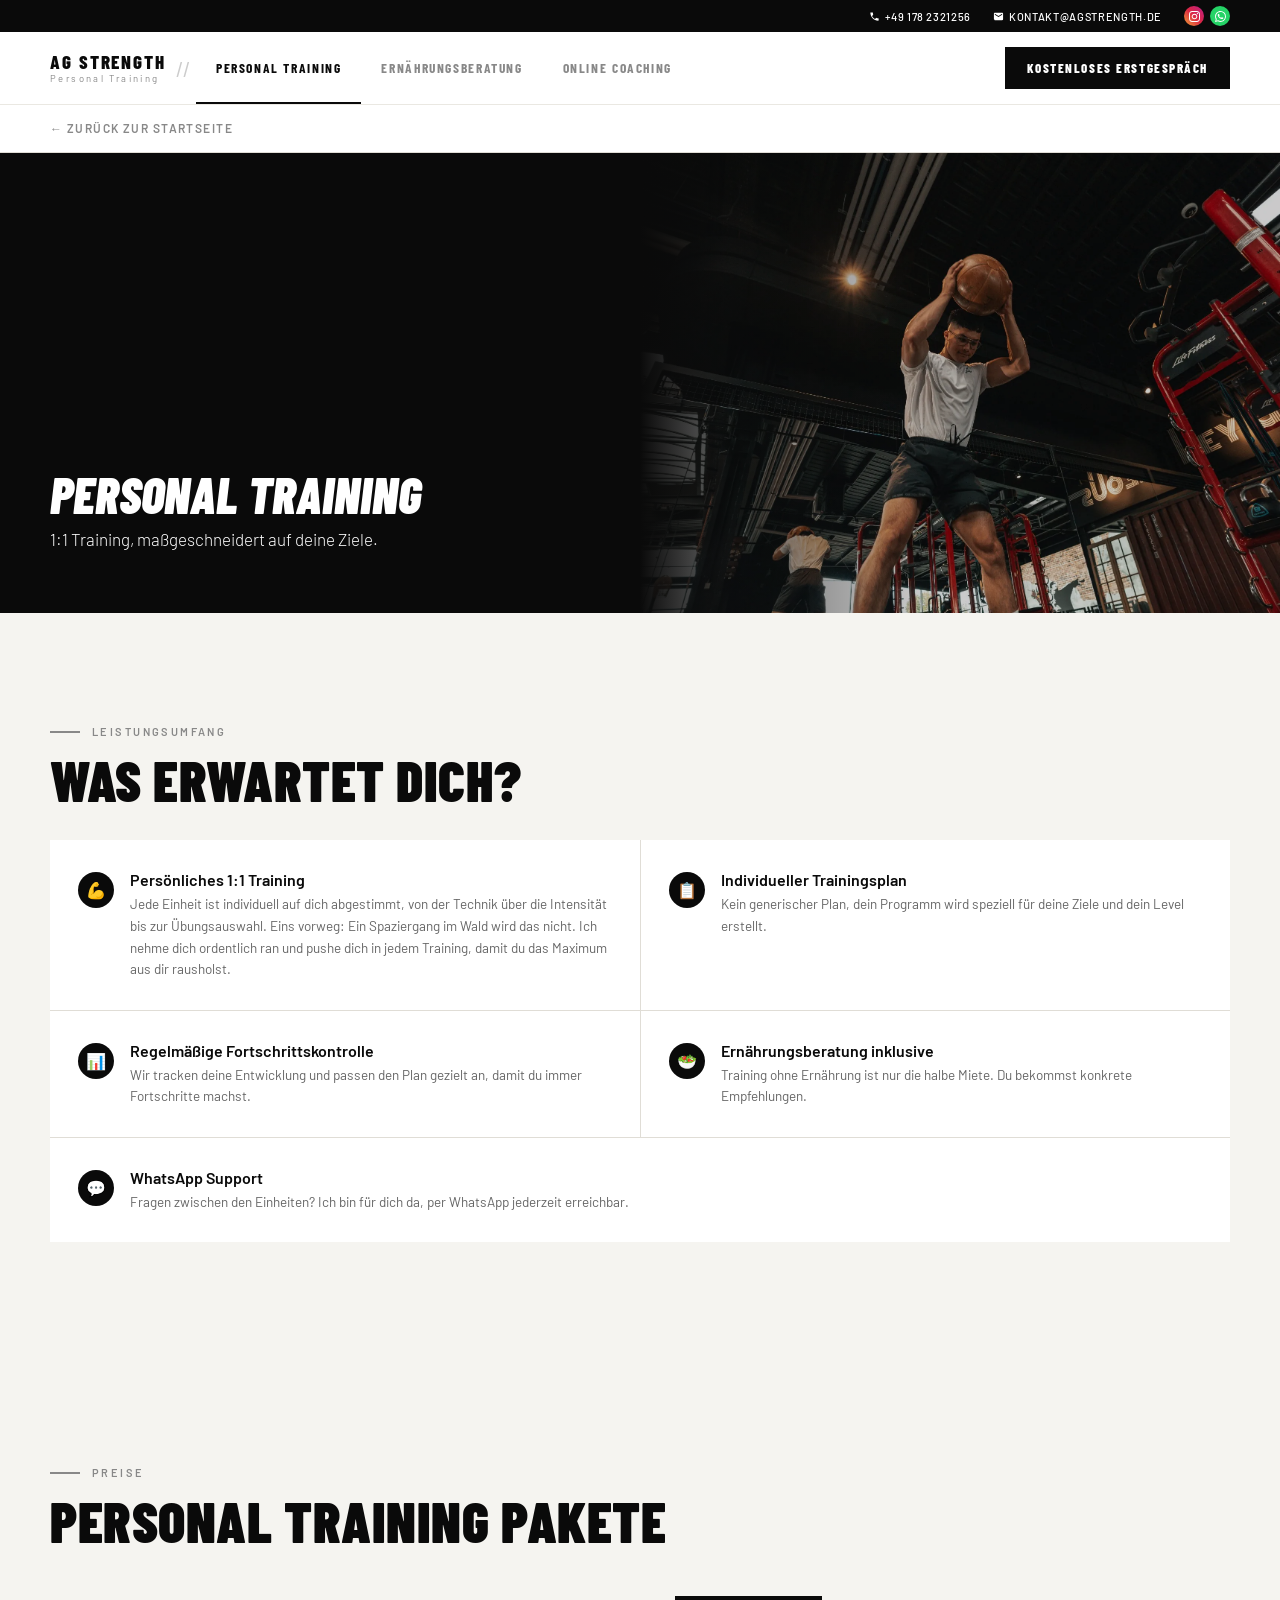
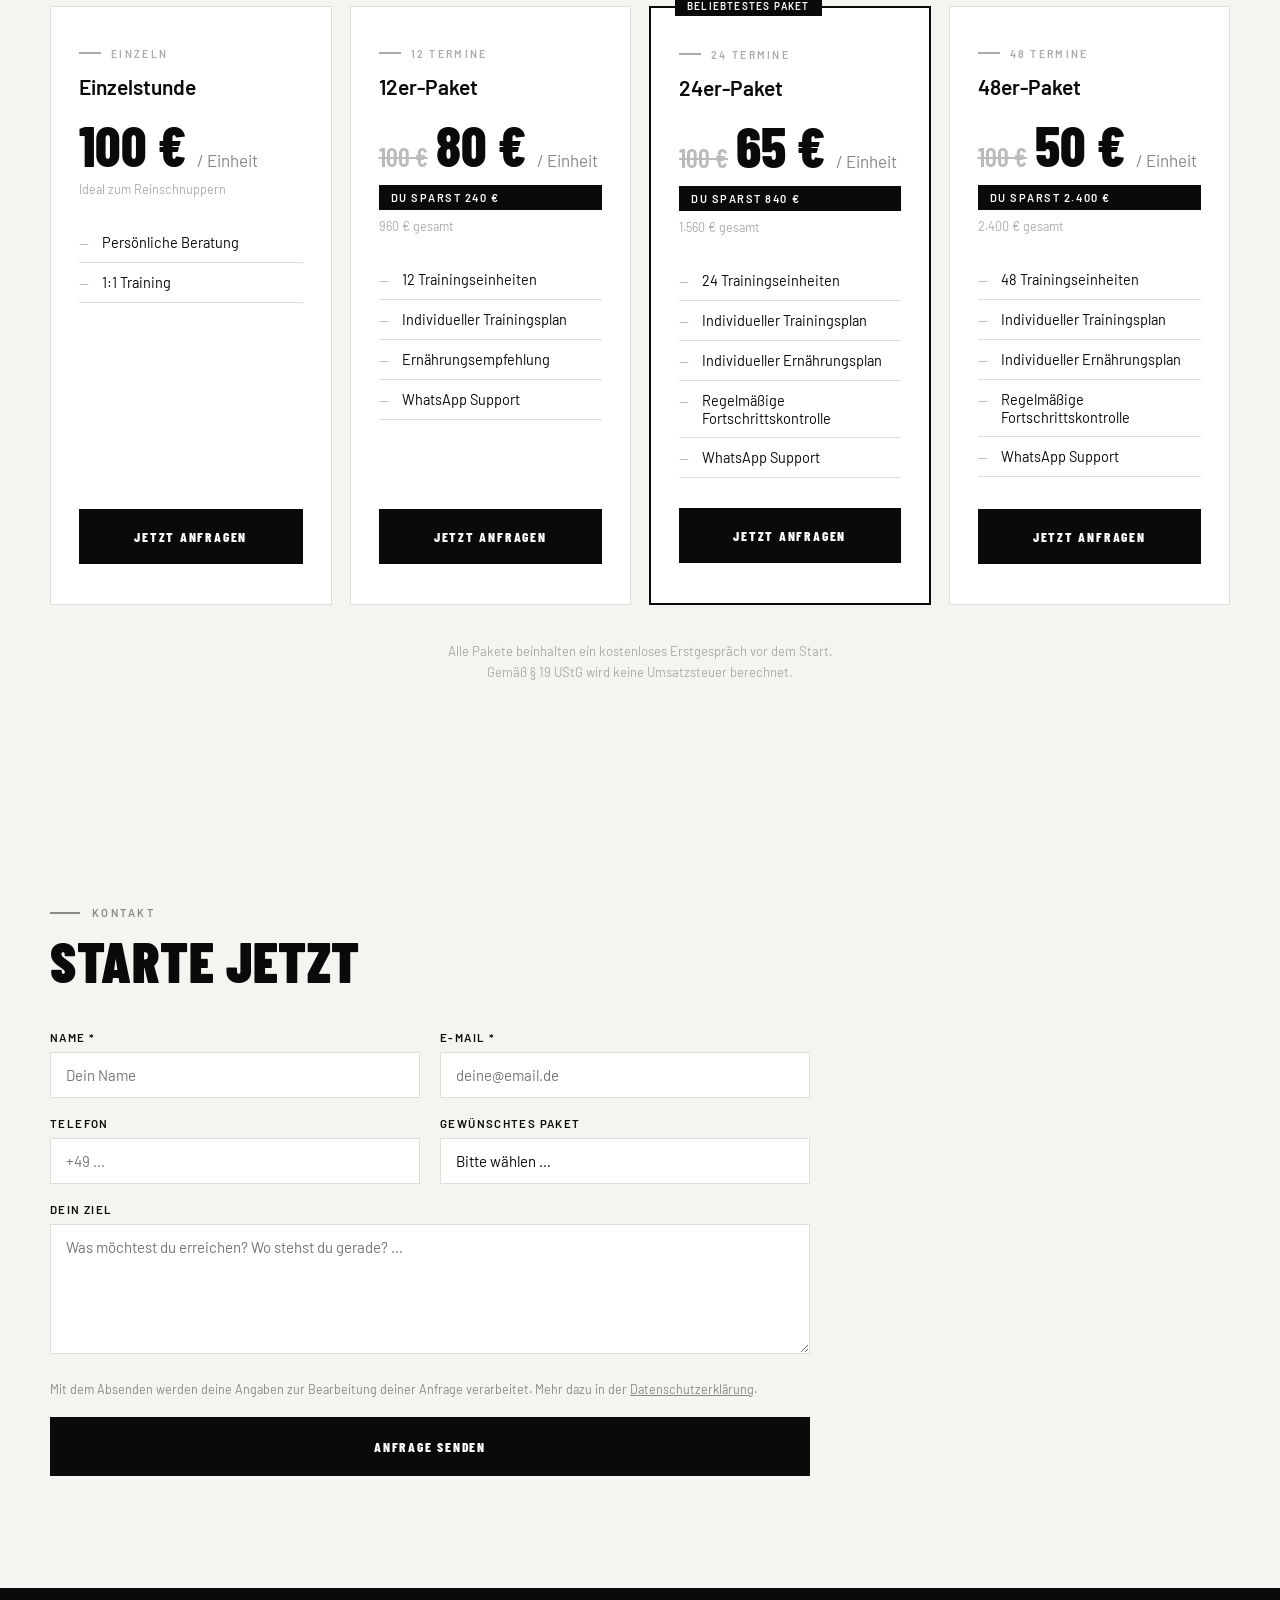
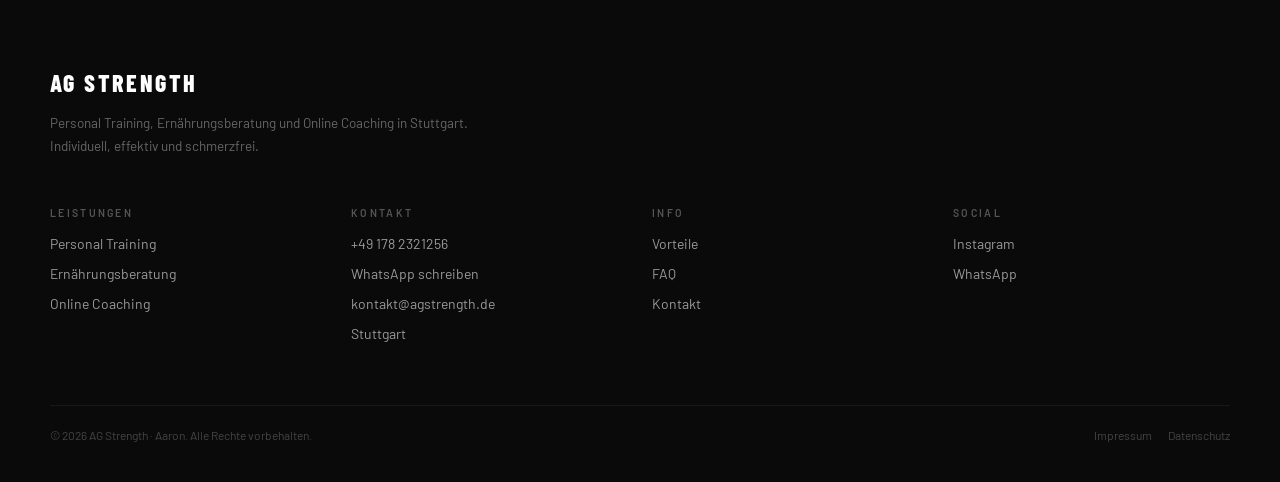
<file: personal-training/index.html>
<!DOCTYPE html>
<html lang="de">
<head>
    <meta charset="UTF-8">
    <meta name="viewport" content="width=device-width, initial-scale=1.0">
    <title>Personal Training Stuttgart – Preise & Pakete | AG Strength</title>
    <meta name="description" content="1:1 Personal Training in Stuttgart mit Aaron: individueller Trainingsplan, Ernährungsempfehlung und WhatsApp-Support. Pakete ab 50 € pro Einheit.">
    <link rel="canonical" href="https://agstrength.de/personal-training/">
    <meta name="theme-color" content="#0a0a0a">

    <link rel="icon" href="/favicon.ico" sizes="32x32">
    <link rel="icon" href="/icons/icon-192.png" type="image/png" sizes="192x192">
    <link rel="apple-touch-icon" href="/icons/apple-touch-icon.png">

    <meta property="og:type" content="website">
    <meta property="og:locale" content="de_DE">
    <meta property="og:site_name" content="AG Strength">
    <meta property="og:title" content="Personal Training in Stuttgart – AG Strength">
    <meta property="og:description" content="1:1 Personal Training in Stuttgart mit Aaron: individueller Trainingsplan, Ernährungsempfehlung und WhatsApp-Support. Pakete ab 50 € pro Einheit.">
    <meta property="og:url" content="https://agstrength.de/personal-training/">
    <meta property="og:image" content="https://agstrength.de/og-image.png">
    <meta property="og:image:width" content="1200">
    <meta property="og:image:height" content="630">
    <meta name="twitter:card" content="summary_large_image">

    <link rel="preload" href="/fonts/barlow-condensed-latin-900-italic.woff2" as="font" type="font/woff2" crossorigin>
    <link rel="preload" href="/fonts/barlow-latin-300-normal.woff2" as="font" type="font/woff2" crossorigin>
    <link rel="stylesheet" href="/fonts/fonts.css">
    <link rel="stylesheet" href="/css/style.css">
</head>
<body>

<div class="top-bar">
    <a href="tel:+491782321256">
        <svg width="13" height="13" viewBox="0 0 24 24" fill="currentColor"><path d="M6.6 10.8c1.4 2.8 3.8 5.1 6.6 6.6l2.2-2.2c.3-.3.7-.4 1-.2 1.1.4 2.3.6 3.6.6.6 0 1 .4 1 1V20c0 .6-.4 1-1 1-9.4 0-17-7.6-17-17 0-.6.4-1 1-1h3.5c.6 0 1 .4 1 1 0 1.3.2 2.5.6 3.6.1.3 0 .7-.2 1L6.6 10.8z"/></svg>
        +49 178 2321256
    </a>
    <a href="mailto:kontakt@agstrength.de">
        <svg width="13" height="13" viewBox="0 0 24 24" fill="currentColor"><path d="M20 4H4c-1.1 0-2 .9-2 2v12c0 1.1.9 2 2 2h16c1.1 0 2-.9 2-2V6c0-1.1-.9-2-2-2zm0 4l-8 5-8-5V6l8 5 8-5v2z"/></svg>
        KONTAKT@AGSTRENGTH.DE
    </a>
    <div class="top-bar-icons">
        <a href="https://www.instagram.com/agstrength_coaching" target="_blank" rel="noopener" aria-label="Instagram" style="background: linear-gradient(45deg,#f09433,#e6683c,#dc2743,#cc2366,#bc1888);">
            <svg width="13" height="13" viewBox="0 0 24 24" fill="white"><path d="M12 2.163c3.204 0 3.584.012 4.85.07 3.252.148 4.771 1.691 4.919 4.919.058 1.265.069 1.645.069 4.849 0 3.205-.012 3.584-.069 4.849-.149 3.225-1.664 4.771-4.919 4.919-1.266.058-1.644.07-4.85.07-3.204 0-3.584-.012-4.849-.07-3.26-.149-4.771-1.699-4.919-4.92-.058-1.265-.07-1.644-.07-4.849 0-3.204.013-3.583.07-4.849.149-3.227 1.664-4.771 4.919-4.919 1.266-.057 1.645-.069 4.849-.069zm0-2.163c-3.259 0-3.667.014-4.947.072-4.358.2-6.78 2.618-6.98 6.98-.059 1.281-.073 1.689-.073 4.948 0 3.259.014 3.668.072 4.948.2 4.358 2.618 6.78 6.98 6.98 1.281.058 1.689.072 4.948.072 3.259 0 3.668-.014 4.948-.072 4.354-.2 6.782-2.618 6.979-6.98.059-1.28.073-1.689.073-4.948 0-3.259-.014-3.667-.072-4.947-.196-4.354-2.617-6.78-6.979-6.98-1.281-.059-1.69-.073-4.949-.073zm0 5.838c-3.403 0-6.162 2.759-6.162 6.162s2.759 6.163 6.162 6.163 6.162-2.759 6.162-6.163c0-3.403-2.759-6.162-6.162-6.162zm0 10.162c-2.209 0-4-1.79-4-4 0-2.209 1.791-4 4-4s4 1.791 4 4c0 2.21-1.791 4-4 4zm6.406-11.845c-.796 0-1.441.645-1.441 1.44s.645 1.44 1.441 1.44c.795 0 1.439-.645 1.439-1.44s-.644-1.44-1.439-1.44z"/></svg>
        </a>
        <a href="https://wa.me/491782321256" target="_blank" rel="noopener" aria-label="WhatsApp" style="background:#25D366;">
            <svg width="13" height="13" viewBox="0 0 24 24" fill="white"><path d="M17.472 14.382c-.297-.149-1.758-.867-2.03-.967-.273-.099-.471-.148-.67.15-.197.297-.767.966-.94 1.164-.173.199-.347.223-.644.075-.297-.15-1.255-.463-2.39-1.475-.883-.788-1.48-1.761-1.653-2.059-.173-.297-.018-.458.13-.606.134-.133.298-.347.446-.52.149-.174.198-.298.298-.497.099-.198.05-.371-.025-.52-.075-.149-.669-1.612-.916-2.207-.242-.579-.487-.5-.669-.51-.173-.008-.371-.01-.57-.01-.198 0-.52.074-.792.372-.272.297-1.04 1.016-1.04 2.479 0 1.462 1.065 2.875 1.213 3.074.149.198 2.096 3.2 5.077 4.487.709.306 1.262.489 1.694.625.712.227 1.36.195 1.871.118.571-.085 1.758-.719 2.006-1.413.248-.694.248-1.289.173-1.413-.074-.124-.272-.198-.57-.347m-5.421 7.403h-.004a9.87 9.87 0 01-5.031-1.378l-.361-.214-3.741.982.998-3.648-.235-.374a9.86 9.86 0 01-1.51-5.26c.001-5.45 4.436-9.884 9.888-9.884 2.64 0 5.122 1.03 6.988 2.898a9.825 9.825 0 012.893 6.994c-.003 5.45-4.437 9.884-9.885 9.884m8.413-18.297A11.815 11.815 0 0012.05 0C5.495 0 .16 5.335.157 11.892c0 2.096.547 4.142 1.588 5.945L.057 24l6.305-1.654a11.882 11.882 0 005.683 1.448h.005c6.554 0 11.89-5.335 11.893-11.893a11.821 11.821 0 00-3.48-8.413z"/></svg>
        </a>
    </div>
</div>

<!-- NAVIGATION -->
<nav id="mainNav">
    <div class="nav-top">
        <a class="logo-wrap" href="/">
            <div>
                <span class="logo-name">AG Strength</span>
                <span class="logo-sub">Personal Training</span>
            </div>
        </a>
        <span class="logo-slash">//</span>
        <div class="nav-tabs">
            <a class="nav-tab active" href="/personal-training/" aria-current="page">Personal Training</a>
            <a class="nav-tab" href="/ernaehrungsberatung/">Ernährungsberatung</a>
            <a class="nav-tab" href="/online-coaching/">Online Coaching</a>
        </div>
        <a href="#kontakt" class="nav-cta">Kostenloses Erstgespräch</a>
        <button class="hamburger" onclick="document.getElementById('mobileMenu').classList.add('open')" aria-label="Menü öffnen">
            <span></span><span></span><span></span>
        </button>
    </div>
</nav>

<!-- MOBILE MENU -->
<div class="mobile-menu" id="mobileMenu">
    <button class="menu-close" onclick="closeMenu()" aria-label="Schließen">✕</button>
    <a href="/">Start</a>
    <a href="/personal-training/">Personal Training</a>
    <a href="/ernaehrungsberatung/">Ernährungsberatung</a>
    <a href="/online-coaching/">Online Coaching</a>
    <a href="/#faq" onclick="closeMenu()">FAQ</a>
    <a href="#kontakt" onclick="closeMenu()" class="menu-cta">Erstgespräch vereinbaren</a>
</div>

<main>
<a class="back-link" href="/">← Zurück zur Startseite</a>

<div class="sub-hero sub-hero-pt">
    <div class="sub-hero-bg" style="background-image: url('/img/training-medizinball.webp');"></div>
    <div class="sub-hero-content">
        <h1>Personal Training</h1>
        <p>1:1 Training, maßgeschneidert auf deine Ziele.</p>
    </div>
</div>

<div class="includes-section">
    <div class="section-lbl">Leistungsumfang</div>
    <div class="section-title">Was erwartet dich?</div>
    <div class="includes-grid">
        <div class="include-item">
            <div class="include-icon">💪</div>
            <div><div class="include-title">Persönliches 1:1 Training</div><div class="include-text">Jede Einheit ist individuell auf dich abgestimmt, von der Technik über die Intensität bis zur Übungsauswahl. Eins vorweg: Ein Spaziergang im Wald wird das nicht. Ich nehme dich ordentlich ran und pushe dich in jedem Training, damit du das Maximum aus dir rausholst.</div></div>
        </div>
        <div class="include-item">
            <div class="include-icon">📋</div>
            <div><div class="include-title">Individueller Trainingsplan</div><div class="include-text">Kein generischer Plan, dein Programm wird speziell für deine Ziele und dein Level erstellt.</div></div>
        </div>
        <div class="include-item">
            <div class="include-icon">📊</div>
            <div><div class="include-title">Regelmäßige Fortschrittskontrolle</div><div class="include-text">Wir tracken deine Entwicklung und passen den Plan gezielt an, damit du immer Fortschritte machst.</div></div>
        </div>
        <div class="include-item">
            <div class="include-icon">🥗</div>
            <div><div class="include-title">Ernährungsberatung inklusive</div><div class="include-text">Training ohne Ernährung ist nur die halbe Miete. Du bekommst konkrete Empfehlungen.</div></div>
        </div>
        <div class="include-item">
            <div class="include-icon">💬</div>
            <div><div class="include-title">WhatsApp Support</div><div class="include-text">Fragen zwischen den Einheiten? Ich bin für dich da, per WhatsApp jederzeit erreichbar.</div></div>
        </div>
    </div>
</div>

<section class="section pricing">
    <div class="section-lbl">Preise</div>
    <div class="section-title">Personal Training Pakete</div>
    <div class="pricing-cards">

        <div class="pricing-card">
            <div class="p-badge">Einzeln</div>
            <div class="p-name">Einzelstunde</div>
            <div class="p-price">100 € <span>/ Einheit</span></div>
            <div class="p-vat">Ideal zum Reinschnuppern</div>
            <ul class="p-features">
                <li>Persönliche Beratung</li>
                <li>1:1 Training</li>
            </ul>
            <a href="#kontakt" class="btn btn-black" style="display:block;">Jetzt anfragen</a>
        </div>

        <div class="pricing-card">
            <div class="p-badge">12 Termine</div>
            <div class="p-name">12er-Paket</div>
            <div class="p-price"><span class="p-old">100 €</span>80 € <span>/ Einheit</span></div>
            <div class="p-save">Du sparst 240 €</div>
            <div class="p-vat">960 € gesamt</div>
            <ul class="p-features">
                <li>12 Trainingseinheiten</li>
                <li>Individueller Trainingsplan</li>
                <li>Ernährungsempfehlung</li>
                <li>WhatsApp Support</li>
            </ul>
            <a href="#kontakt" class="btn btn-black" style="display:block;">Jetzt anfragen</a>
        </div>

        <div class="pricing-card featured">
            <div class="featured-tag">Beliebtestes Paket</div>
            <div class="p-badge">24 Termine</div>
            <div class="p-name">24er-Paket</div>
            <div class="p-price"><span class="p-old">100 €</span>65 € <span>/ Einheit</span></div>
            <div class="p-save">Du sparst 840 €</div>
            <div class="p-vat">1.560 € gesamt</div>
            <ul class="p-features">
                <li>24 Trainingseinheiten</li>
                <li>Individueller Trainingsplan</li>
                <li>Individueller Ernährungsplan</li>
                <li>Regelmäßige Fortschrittskontrolle</li>
                <li>WhatsApp Support</li>
            </ul>
            <a href="#kontakt" class="btn btn-black" style="display:block;">Jetzt anfragen</a>
        </div>

        <div class="pricing-card">
            <div class="p-badge">48 Termine</div>
            <div class="p-name">48er-Paket</div>
            <div class="p-price"><span class="p-old">100 €</span>50 € <span>/ Einheit</span></div>
            <div class="p-save">Du sparst 2.400 €</div>
            <div class="p-vat">2.400 € gesamt</div>
            <ul class="p-features">
                <li>48 Trainingseinheiten</li>
                <li>Individueller Trainingsplan</li>
                <li>Individueller Ernährungsplan</li>
                <li>Regelmäßige Fortschrittskontrolle</li>
                <li>WhatsApp Support</li>
            </ul>
            <a href="#kontakt" class="btn btn-black" style="display:block;">Jetzt anfragen</a>
        </div>

    </div>
    <p class="pricing-note">Alle Pakete beinhalten ein kostenloses Erstgespräch vor dem Start.<br>Gemäß § 19 UStG wird keine Umsatzsteuer berechnet.</p>
</section>

<section class="contact-sec section" id="kontakt">
    <div class="section-lbl">Kontakt</div>
    <div class="section-title">Starte jetzt</div>
    <form class="contact-form" onsubmit="handleSubmit(event)" novalidate>
        <input type="hidden" name="access_key" value="2bad99c6-6e78-4601-b897-91cc962143d2">
        <input type="hidden" name="subject" value="Neue Anfrage über agstrength.de (Personal Training)">
        <input type="hidden" name="from_name" value="agstrength.de">
        <input type="hidden" name="seite" value="Personal Training">
        <input type="checkbox" name="botcheck" class="hp" tabindex="-1" autocomplete="off" aria-hidden="true">
        <div class="form-success">Vielen Dank! Ich melde mich so schnell wie möglich bei dir. 💪</div>
        <div class="form-error">Das hat leider nicht geklappt. Schreib mir bitte direkt per <a href="https://wa.me/491782321256" target="_blank" rel="noopener">WhatsApp</a> oder an <a href="mailto:kontakt@agstrength.de">kontakt@agstrength.de</a>.</div>
        <div class="form-group"><label>Name *</label><input type="text" name="name" autocomplete="name" placeholder="Dein Name" required></div>
        <div class="form-group"><label>E-Mail *</label><input type="email" name="email" autocomplete="email" placeholder="deine@email.de" required></div>
        <div class="form-group"><label>Telefon</label><input type="tel" name="telefon" autocomplete="tel" placeholder="+49 ..."></div>
        <div class="form-group">
            <label>Gewünschtes Paket</label>
            <select name="paket">
                <option value="">Bitte wählen …</option>
                <option>Einzelstunde (100 €)</option>
                <option>12 Termine (80 € / Einheit)</option>
                <option>24 Termine (65 € / Einheit)</option>
                <option>48 Termine (50 € / Einheit)</option>
                <option>Ich bin noch unsicher, bitte beraten</option>
            </select>
        </div>
        <div class="form-group"><label>Dein Ziel</label><textarea name="nachricht" placeholder="Was möchtest du erreichen? Wo stehst du gerade? …"></textarea></div>
        <p class="form-privacy">Mit dem Absenden werden deine Angaben zur Bearbeitung deiner Anfrage verarbeitet. Mehr dazu in der <a href="/datenschutz.html">Datenschutzerklärung</a>.</p>
        <button type="submit" class="form-submit">Anfrage senden</button>
    </form>
</section>
</main>

<footer>
    <div class="footer-logo">AG Strength</div>
    <p class="footer-desc">Personal Training, Ernährungsberatung und Online Coaching in Stuttgart.<br>Individuell, effektiv und schmerzfrei.</p>
    <div class="footer-grid">
        <div class="footer-col">
            <div class="footer-col-title">Leistungen</div>
            <a href="/personal-training/">Personal Training</a>
            <a href="/ernaehrungsberatung/">Ernährungsberatung</a>
            <a href="/online-coaching/">Online Coaching</a>
        </div>
        <div class="footer-col">
            <div class="footer-col-title">Kontakt</div>
            <a href="tel:+491782321256">+49 178 2321256</a>
            <a href="https://wa.me/491782321256" target="_blank" rel="noopener">WhatsApp schreiben</a>
            <a href="mailto:kontakt@agstrength.de">kontakt@agstrength.de</a>
            <p>Stuttgart</p>
        </div>
        <div class="footer-col">
            <div class="footer-col-title">Info</div>
            <a href="/#vorteile">Vorteile</a>
            <a href="/#faq">FAQ</a>
            <a href="/#kontakt">Kontakt</a>
        </div>
        <div class="footer-col">
            <div class="footer-col-title">Social</div>
            <a href="https://www.instagram.com/agstrength_coaching" target="_blank" rel="noopener">Instagram</a>
            <a href="https://wa.me/491782321256" target="_blank" rel="noopener">WhatsApp</a>
        </div>
    </div>
    <div class="footer-bottom">
        <p>© 2026 AG Strength · Aaron. Alle Rechte vorbehalten.</p>
        <div class="footer-bottom-links"><a href="/impressum.html">Impressum</a><a href="/datenschutz.html">Datenschutz</a></div>
    </div>
</footer>

<!-- STICKY BOTTOM BAR -->
<div class="sticky-bar">
    <a href="tel:+491782321256" class="sticky-call">
        <svg width="15" height="15" viewBox="0 0 24 24" fill="currentColor"><path d="M6.6 10.8c1.4 2.8 3.8 5.1 6.6 6.6l2.2-2.2c.3-.3.7-.4 1-.2 1.1.4 2.3.6 3.6.6.6 0 1 .4 1 1V20c0 .6-.4 1-1 1-9.4 0-17-7.6-17-17 0-.6.4-1 1-1h3.5c.6 0 1 .4 1 1 0 1.3.2 2.5.6 3.6.1.3 0 .7-.2 1L6.6 10.8z"/></svg>
        Anrufen
    </a>
    <a href="#kontakt" class="sticky-contact">Erstgespräch</a>
</div>

<script src="/js/main.js"></script>
</body>
</html>
</file>
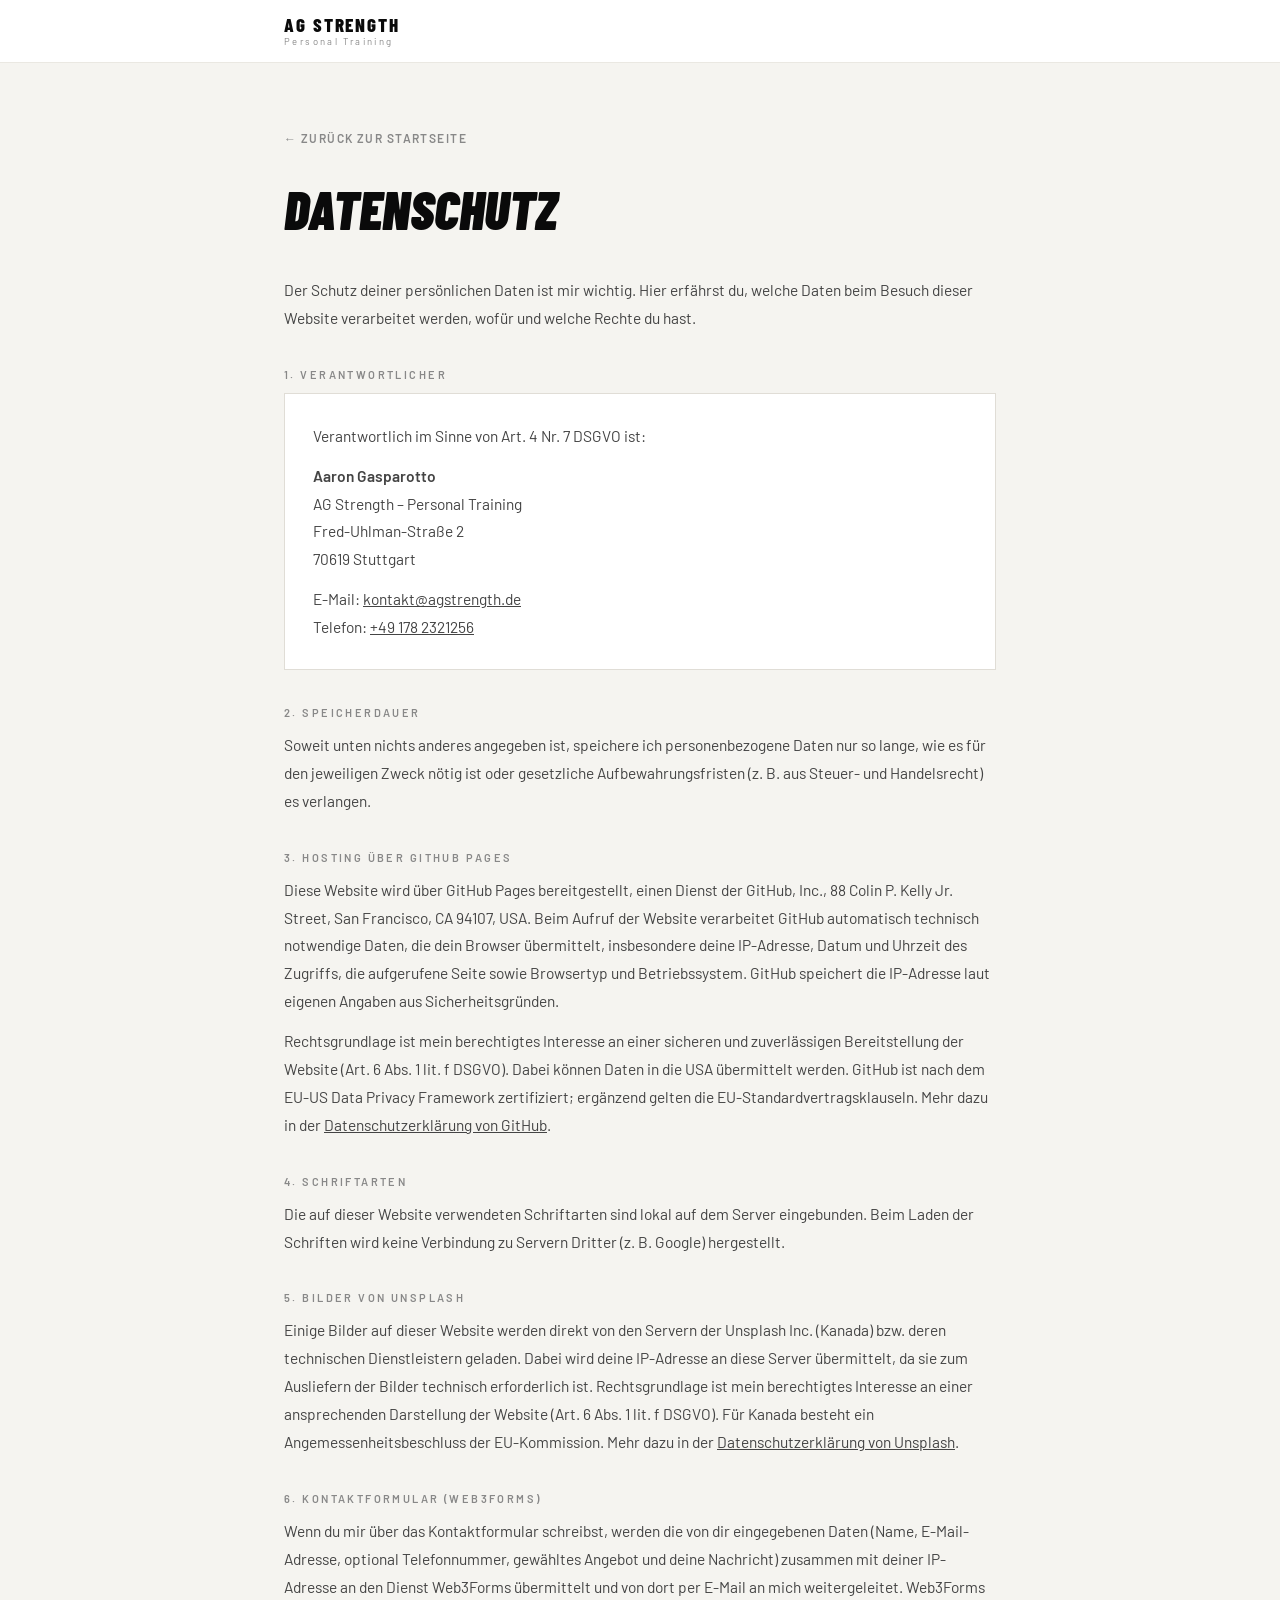
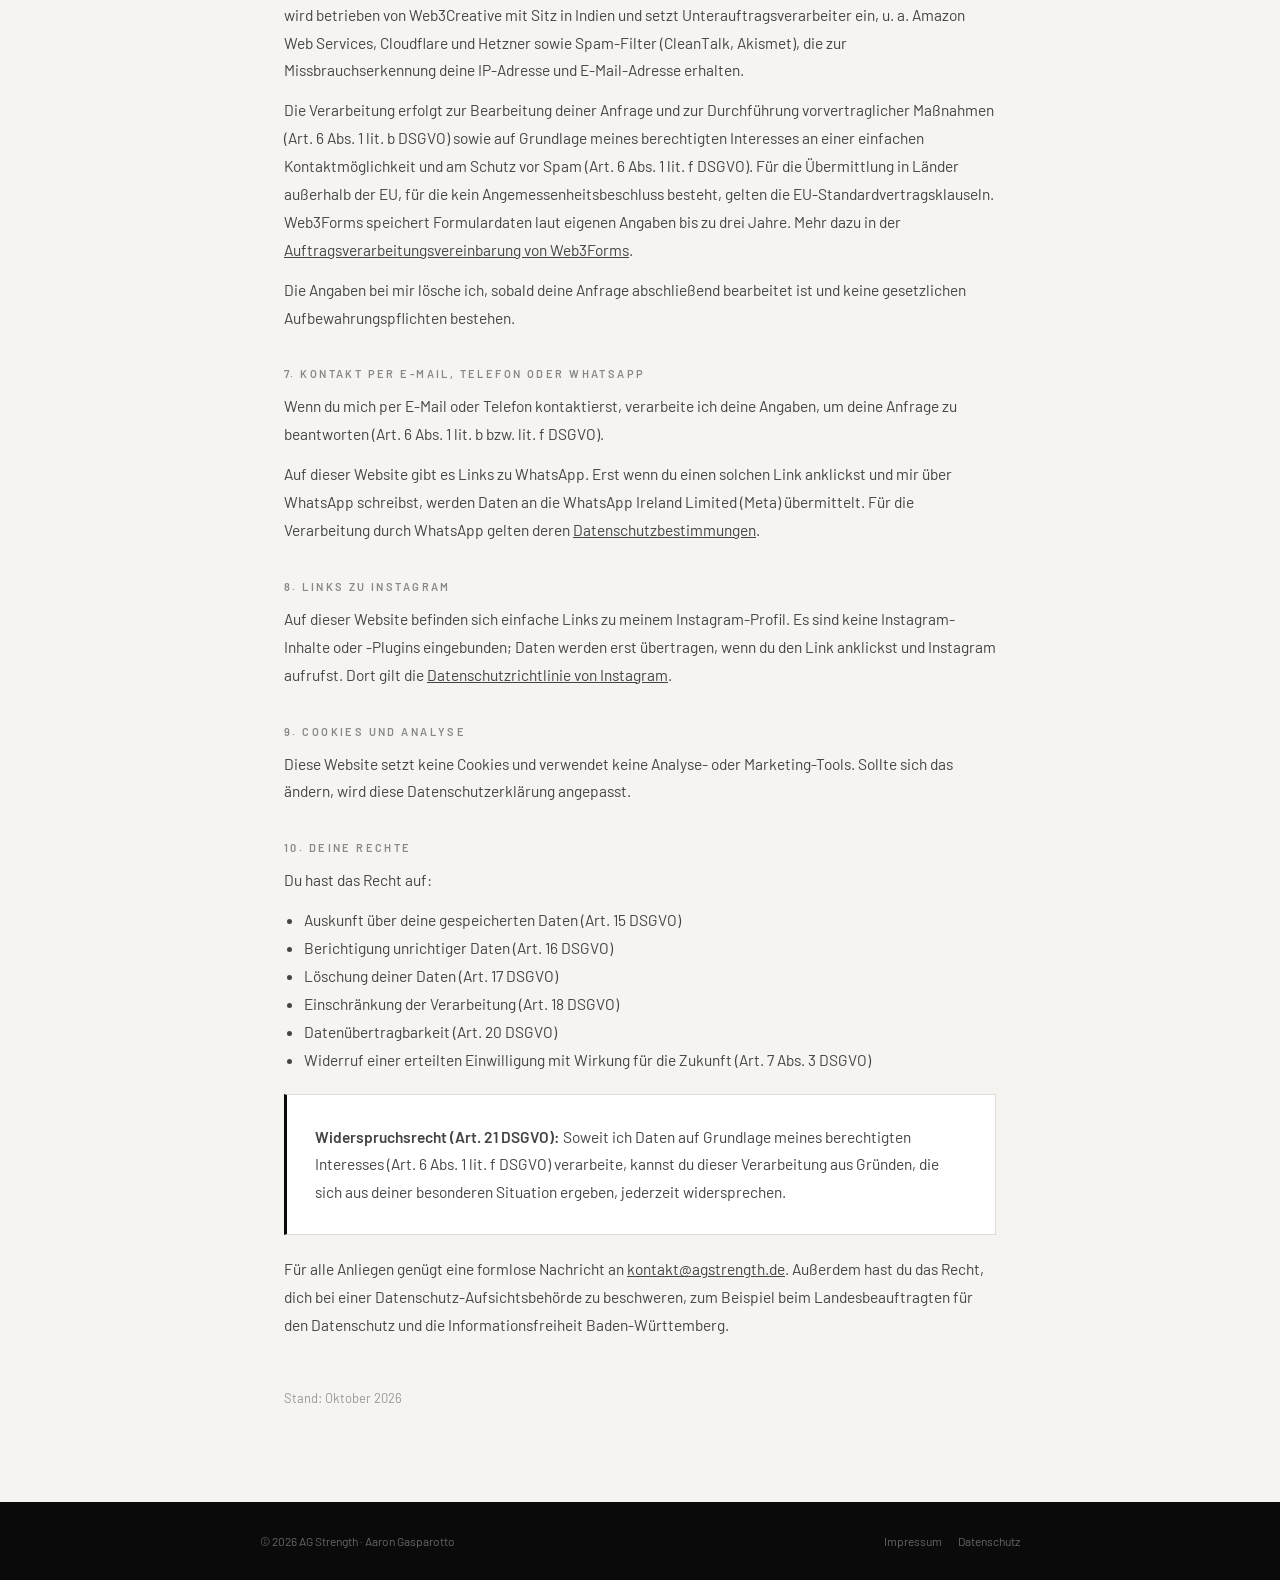
<file: datenschutz.html>
<!DOCTYPE html>
<html lang="de">
<head>
    <meta charset="UTF-8">
    <meta name="viewport" content="width=device-width, initial-scale=1.0">
    <title>Datenschutz | AG Strength</title>
    <meta name="robots" content="noindex, follow">
    <link rel="icon" href="/favicon.ico" sizes="32x32">
    <link rel="icon" href="/icons/icon-192.png" type="image/png" sizes="192x192">
    <link rel="apple-touch-icon" href="/icons/apple-touch-icon.png">
    <link href="/fonts/fonts.css" rel="stylesheet">
    <style>
        *, *::before, *::after { margin: 0; padding: 0; box-sizing: border-box; }
        :root { --black: #0a0a0a; --white: #ffffff; --off-white: #f5f4f0; --light-gray: #e0ddd6; }
        body { font-family: 'Barlow', sans-serif; background: var(--off-white); color: var(--black); font-size: 16px; }
        a { color: inherit; }

        nav { background: var(--white); border-bottom: 1px solid #eae8e2; }
        .nav-top { padding: 0 24px; height: 62px; display: flex; align-items: center; max-width: 760px; margin: 0 auto; }
        .logo { text-decoration: none; }
        .logo-name {
            font-family: 'Barlow Condensed', sans-serif; font-size: 19px; font-weight: 800;
            letter-spacing: 0.1em; text-transform: uppercase; line-height: 1.1; display: block;
        }
        .logo-sub { font-size: 9.5px; letter-spacing: 0.25em; color: #888; display: block; }

        main { max-width: 760px; margin: 0 auto; padding: 64px 24px 80px; }
        .back {
            display: inline-block; margin-bottom: 36px; text-decoration: none;
            font-size: 12px; font-weight: 700; letter-spacing: 0.12em; text-transform: uppercase; color: #888;
        }
        .back:hover { color: var(--black); }
        h1 {
            font-family: 'Barlow Condensed', sans-serif; font-size: clamp(38px, 9vw, 54px);
            font-weight: 900; font-style: italic; text-transform: uppercase; line-height: 1; margin-bottom: 40px;
        }
        h2 {
            font-size: 11px; letter-spacing: 0.22em; text-transform: uppercase;
            color: #888; font-weight: 600; margin: 36px 0 12px;
        }
        p { font-size: 15.5px; line-height: 1.8; color: #444; }
        .block { background: var(--white); border: 1px solid var(--light-gray); padding: 28px; }
        .block p + p { margin-top: 4px; }

        main > p { margin-bottom: 12px; }
        main ul { margin: 0 0 20px 20px; font-size: 15.5px; line-height: 1.8; color: #444; }
        .block p + p { margin-top: 12px; }
        .highlight { border-left: 3px solid var(--black); }
        .stand { margin-top: 48px; font-size: 13px; color: #999; }
        footer { background: var(--black); color: #666; padding: 32px 24px; font-size: 12px; }
        footer .inner { max-width: 760px; margin: 0 auto; display: flex; justify-content: space-between; flex-wrap: wrap; gap: 12px; }
        footer a { color: #666; text-decoration: none; margin-left: 16px; }
        footer a:hover { color: #999; }
    </style>
</head>
<body>

<nav>
    <div class="nav-top">
        <a class="logo" href="/">
            <span class="logo-name">AG Strength</span>
            <span class="logo-sub">Personal Training</span>
        </a>
    </div>
</nav>

<main>
    <a class="back" href="/">← Zurück zur Startseite</a>
    <h1>Datenschutz</h1>

    <p>Der Schutz deiner persönlichen Daten ist mir wichtig. Hier erfährst du, welche Daten beim Besuch dieser Website verarbeitet werden, wofür und welche Rechte du hast.</p>

    <h2>1. Verantwortlicher</h2>
    <div class="block">
        <p>Verantwortlich im Sinne von Art. 4 Nr. 7 DSGVO ist:</p>
        <p><strong>Aaron Gasparotto</strong><br>AG Strength – Personal Training<br>Fred-Uhlman-Straße 2<br>70619 Stuttgart</p>
        <p>E-Mail: <a href="mailto:kontakt@agstrength.de">kontakt@agstrength.de</a><br>Telefon: <a href="tel:+491782321256">+49 178 2321256</a></p>
    </div>

    <h2>2. Speicherdauer</h2>
    <p>Soweit unten nichts anderes angegeben ist, speichere ich personenbezogene Daten nur so lange, wie es für den jeweiligen Zweck nötig ist oder gesetzliche Aufbewahrungsfristen (z.&nbsp;B. aus Steuer- und Handelsrecht) es verlangen.</p>

    <h2>3. Hosting über GitHub Pages</h2>
    <p>Diese Website wird über GitHub Pages bereitgestellt, einen Dienst der GitHub, Inc., 88 Colin P. Kelly Jr. Street, San Francisco, CA 94107, USA. Beim Aufruf der Website verarbeitet GitHub automatisch technisch notwendige Daten, die dein Browser übermittelt, insbesondere deine IP-Adresse, Datum und Uhrzeit des Zugriffs, die aufgerufene Seite sowie Browsertyp und Betriebssystem. GitHub speichert die IP-Adresse laut eigenen Angaben aus Sicherheitsgründen.</p>
    <p>Rechtsgrundlage ist mein berechtigtes Interesse an einer sicheren und zuverlässigen Bereitstellung der Website (Art. 6 Abs. 1 lit. f DSGVO). Dabei können Daten in die USA übermittelt werden. GitHub ist nach dem EU-US Data Privacy Framework zertifiziert; ergänzend gelten die EU-Standardvertragsklauseln. Mehr dazu in der <a href="https://docs.github.com/en/site-policy/privacy-policies/github-general-privacy-statement" target="_blank" rel="noopener">Datenschutzerklärung von GitHub</a>.</p>

    <h2>4. Schriftarten</h2>
    <p>Die auf dieser Website verwendeten Schriftarten sind lokal auf dem Server eingebunden. Beim Laden der Schriften wird keine Verbindung zu Servern Dritter (z.&nbsp;B. Google) hergestellt.</p>

    <h2>5. Bilder von Unsplash</h2>
    <p>Einige Bilder auf dieser Website werden direkt von den Servern der Unsplash Inc. (Kanada) bzw. deren technischen Dienstleistern geladen. Dabei wird deine IP-Adresse an diese Server übermittelt, da sie zum Ausliefern der Bilder technisch erforderlich ist. Rechtsgrundlage ist mein berechtigtes Interesse an einer ansprechenden Darstellung der Website (Art. 6 Abs. 1 lit. f DSGVO). Für Kanada besteht ein Angemessenheitsbeschluss der EU-Kommission. Mehr dazu in der <a href="https://unsplash.com/privacy" target="_blank" rel="noopener">Datenschutzerklärung von Unsplash</a>.</p>

    <h2>6. Kontaktformular (Web3Forms)</h2>
    <p>Wenn du mir über das Kontaktformular schreibst, werden die von dir eingegebenen Daten (Name, E-Mail-Adresse, optional Telefonnummer, gewähltes Angebot und deine Nachricht) zusammen mit deiner IP-Adresse an den Dienst Web3Forms übermittelt und von dort per E-Mail an mich weitergeleitet. Web3Forms wird betrieben von Web3Creative mit Sitz in Indien und setzt Unterauftragsverarbeiter ein, u.&nbsp;a. Amazon Web Services, Cloudflare und Hetzner sowie Spam-Filter (CleanTalk, Akismet), die zur Missbrauchserkennung deine IP-Adresse und E-Mail-Adresse erhalten.</p>
    <p>Die Verarbeitung erfolgt zur Bearbeitung deiner Anfrage und zur Durchführung vorvertraglicher Maßnahmen (Art. 6 Abs. 1 lit. b DSGVO) sowie auf Grundlage meines berechtigten Interesses an einer einfachen Kontaktmöglichkeit und am Schutz vor Spam (Art. 6 Abs. 1 lit. f DSGVO). Für die Übermittlung in Länder außerhalb der EU, für die kein Angemessenheitsbeschluss besteht, gelten die EU-Standardvertragsklauseln. Web3Forms speichert Formulardaten laut eigenen Angaben bis zu drei Jahre. Mehr dazu in der <a href="https://web3forms.com/dpa" target="_blank" rel="noopener">Auftragsverarbeitungsvereinbarung von Web3Forms</a>.</p>
    <p>Die Angaben bei mir lösche ich, sobald deine Anfrage abschließend bearbeitet ist und keine gesetzlichen Aufbewahrungspflichten bestehen.</p>

    <h2>7. Kontakt per E-Mail, Telefon oder WhatsApp</h2>
    <p>Wenn du mich per E-Mail oder Telefon kontaktierst, verarbeite ich deine Angaben, um deine Anfrage zu beantworten (Art. 6 Abs. 1 lit. b bzw. lit. f DSGVO).</p>
    <p>Auf dieser Website gibt es Links zu WhatsApp. Erst wenn du einen solchen Link anklickst und mir über WhatsApp schreibst, werden Daten an die WhatsApp Ireland Limited (Meta) übermittelt. Für die Verarbeitung durch WhatsApp gelten deren <a href="https://www.whatsapp.com/legal/privacy-policy-eea" target="_blank" rel="noopener">Datenschutzbestimmungen</a>.</p>

    <h2>8. Links zu Instagram</h2>
    <p>Auf dieser Website befinden sich einfache Links zu meinem Instagram-Profil. Es sind keine Instagram-Inhalte oder -Plugins eingebunden; Daten werden erst übertragen, wenn du den Link anklickst und Instagram aufrufst. Dort gilt die <a href="https://privacycenter.instagram.com/policy" target="_blank" rel="noopener">Datenschutzrichtlinie von Instagram</a>.</p>

    <h2>9. Cookies und Analyse</h2>
    <p>Diese Website setzt keine Cookies und verwendet keine Analyse- oder Marketing-Tools. Sollte sich das ändern, wird diese Datenschutzerklärung angepasst.</p>

    <h2>10. Deine Rechte</h2>
    <p>Du hast das Recht auf:</p>
    <ul>
        <li>Auskunft über deine gespeicherten Daten (Art. 15 DSGVO)</li>
        <li>Berichtigung unrichtiger Daten (Art. 16 DSGVO)</li>
        <li>Löschung deiner Daten (Art. 17 DSGVO)</li>
        <li>Einschränkung der Verarbeitung (Art. 18 DSGVO)</li>
        <li>Datenübertragbarkeit (Art. 20 DSGVO)</li>
        <li>Widerruf einer erteilten Einwilligung mit Wirkung für die Zukunft (Art. 7 Abs. 3 DSGVO)</li>
    </ul>
    <div class="block highlight">
        <p><strong>Widerspruchsrecht (Art. 21 DSGVO):</strong> Soweit ich Daten auf Grundlage meines berechtigten Interesses (Art. 6 Abs. 1 lit. f DSGVO) verarbeite, kannst du dieser Verarbeitung aus Gründen, die sich aus deiner besonderen Situation ergeben, jederzeit widersprechen.</p>
    </div>
    <p style="margin-top:20px">Für alle Anliegen genügt eine formlose Nachricht an <a href="mailto:kontakt@agstrength.de">kontakt@agstrength.de</a>. Außerdem hast du das Recht, dich bei einer Datenschutz-Aufsichtsbehörde zu beschweren, zum Beispiel beim Landesbeauftragten für den Datenschutz und die Informationsfreiheit Baden-Württemberg.</p>

    <p class="stand">Stand: Oktober 2026</p>
</main>

<footer>
    <div class="inner">
        <span>© 2026 AG Strength · Aaron Gasparotto</span>
        <span><a href="/impressum.html">Impressum</a><a href="/datenschutz.html">Datenschutz</a></span>
    </div>
</footer>

</body>
</html>
</file>
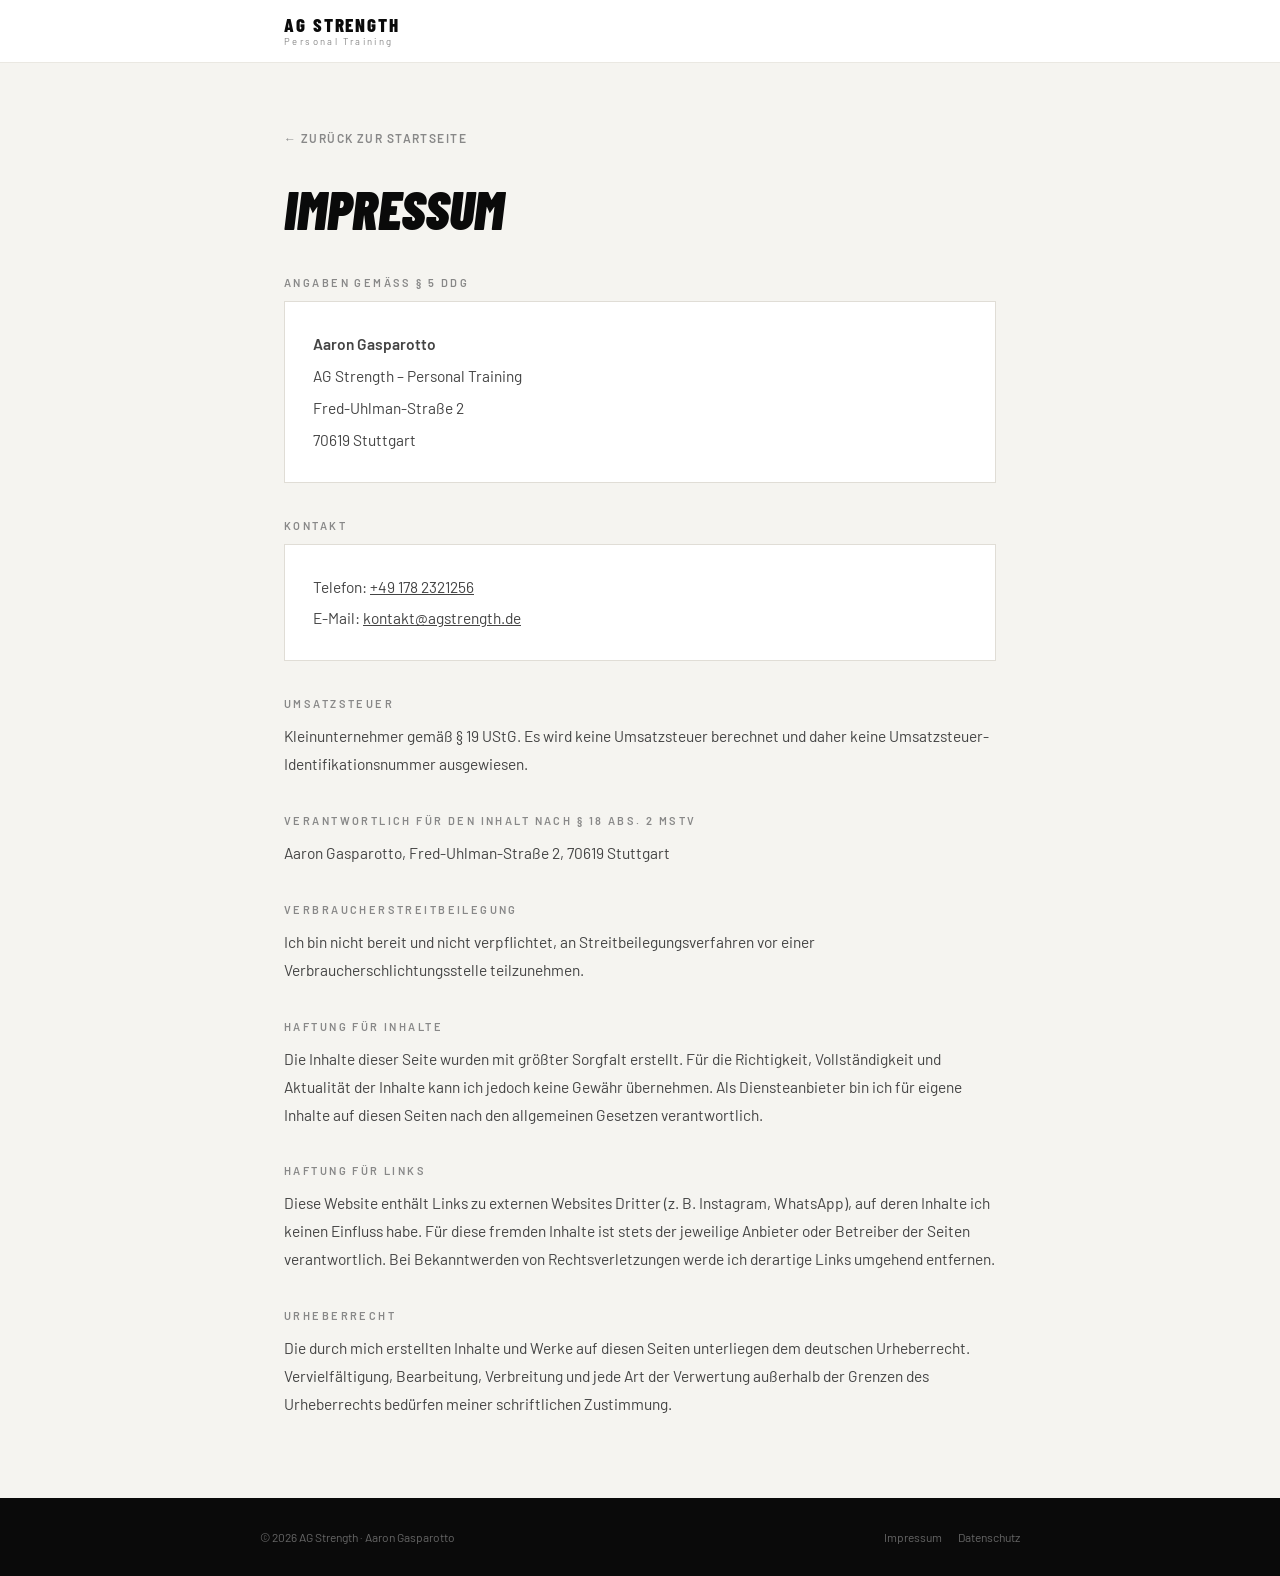
<file: impressum.html>
<!DOCTYPE html>
<html lang="de">
<head>
    <meta charset="UTF-8">
    <meta name="viewport" content="width=device-width, initial-scale=1.0">
    <title>Impressum | AG Strength</title>
    <meta name="robots" content="noindex, follow">
    <link rel="icon" href="/favicon.ico" sizes="32x32">
    <link rel="icon" href="/icons/icon-192.png" type="image/png" sizes="192x192">
    <link rel="apple-touch-icon" href="/icons/apple-touch-icon.png">
    <link href="/fonts/fonts.css" rel="stylesheet">
    <style>
        *, *::before, *::after { margin: 0; padding: 0; box-sizing: border-box; }
        :root { --black: #0a0a0a; --white: #ffffff; --off-white: #f5f4f0; --light-gray: #e0ddd6; }
        body { font-family: 'Barlow', sans-serif; background: var(--off-white); color: var(--black); font-size: 16px; }
        a { color: inherit; }

        nav { background: var(--white); border-bottom: 1px solid #eae8e2; }
        .nav-top { padding: 0 24px; height: 62px; display: flex; align-items: center; max-width: 760px; margin: 0 auto; }
        .logo { text-decoration: none; }
        .logo-name {
            font-family: 'Barlow Condensed', sans-serif; font-size: 19px; font-weight: 800;
            letter-spacing: 0.1em; text-transform: uppercase; line-height: 1.1; display: block;
        }
        .logo-sub { font-size: 9.5px; letter-spacing: 0.25em; color: #888; display: block; }

        main { max-width: 760px; margin: 0 auto; padding: 64px 24px 80px; }
        .back {
            display: inline-block; margin-bottom: 36px; text-decoration: none;
            font-size: 12px; font-weight: 700; letter-spacing: 0.12em; text-transform: uppercase; color: #888;
        }
        .back:hover { color: var(--black); }
        h1 {
            font-family: 'Barlow Condensed', sans-serif; font-size: clamp(38px, 9vw, 54px);
            font-weight: 900; font-style: italic; text-transform: uppercase; line-height: 1; margin-bottom: 40px;
        }
        h2 {
            font-size: 11px; letter-spacing: 0.22em; text-transform: uppercase;
            color: #888; font-weight: 600; margin: 36px 0 12px;
        }
        p { font-size: 15.5px; line-height: 1.8; color: #444; }
        .block { background: var(--white); border: 1px solid var(--light-gray); padding: 28px; }
        .block p + p { margin-top: 4px; }

        footer { background: var(--black); color: #666; padding: 32px 24px; font-size: 12px; }
        footer .inner { max-width: 760px; margin: 0 auto; display: flex; justify-content: space-between; flex-wrap: wrap; gap: 12px; }
        footer a { color: #666; text-decoration: none; margin-left: 16px; }
        footer a:hover { color: #999; }
    </style>
</head>
<body>

<nav>
    <div class="nav-top">
        <a class="logo" href="/">
            <span class="logo-name">AG Strength</span>
            <span class="logo-sub">Personal Training</span>
        </a>
    </div>
</nav>

<main>
    <a class="back" href="/">← Zurück zur Startseite</a>
    <h1>Impressum</h1>

    <h2>Angaben gemäß § 5 DDG</h2>
    <div class="block">
        <p><strong>Aaron Gasparotto</strong></p>
        <p>AG Strength – Personal Training</p>
        <p>Fred-Uhlman-Straße 2</p>
        <p>70619 Stuttgart</p>
    </div>

    <h2>Kontakt</h2>
    <div class="block">
        <p>Telefon: <a href="tel:+491782321256">+49 178 2321256</a></p>
        <p>E-Mail: <a href="mailto:kontakt@agstrength.de">kontakt@agstrength.de</a></p>
    </div>

    <h2>Umsatzsteuer</h2>
    <p>Kleinunternehmer gemäß § 19 UStG. Es wird keine Umsatzsteuer berechnet und daher keine Umsatzsteuer-Identifikationsnummer ausgewiesen.</p>

    <h2>Verantwortlich für den Inhalt nach § 18 Abs. 2 MStV</h2>
    <p>Aaron Gasparotto, Fred-Uhlman-Straße 2, 70619 Stuttgart</p>

    <h2>Verbraucherstreitbeilegung</h2>
    <p>Ich bin nicht bereit und nicht verpflichtet, an Streitbeilegungsverfahren vor einer Verbraucherschlichtungsstelle teilzunehmen.</p>

    <h2>Haftung für Inhalte</h2>
    <p>Die Inhalte dieser Seite wurden mit größter Sorgfalt erstellt. Für die Richtigkeit, Vollständigkeit und Aktualität der Inhalte kann ich jedoch keine Gewähr übernehmen. Als Diensteanbieter bin ich für eigene Inhalte auf diesen Seiten nach den allgemeinen Gesetzen verantwortlich.</p>

    <h2>Haftung für Links</h2>
    <p>Diese Website enthält Links zu externen Websites Dritter (z. B. Instagram, WhatsApp), auf deren Inhalte ich keinen Einfluss habe. Für diese fremden Inhalte ist stets der jeweilige Anbieter oder Betreiber der Seiten verantwortlich. Bei Bekanntwerden von Rechtsverletzungen werde ich derartige Links umgehend entfernen.</p>

    <h2>Urheberrecht</h2>
    <p>Die durch mich erstellten Inhalte und Werke auf diesen Seiten unterliegen dem deutschen Urheberrecht. Vervielfältigung, Bearbeitung, Verbreitung und jede Art der Verwertung außerhalb der Grenzen des Urheberrechts bedürfen meiner schriftlichen Zustimmung.</p>
</main>

<footer>
    <div class="inner">
        <span>© 2026 AG Strength · Aaron Gasparotto</span>
        <span><a href="/impressum.html">Impressum</a><a href="/datenschutz.html">Datenschutz</a></span>
    </div>
</footer>

</body>
</html>
</file>
<file: fonts/fonts.css>
@font-face {
    font-family: 'Barlow Condensed';
    font-style: normal;
    font-weight: 400;
    font-display: swap;
    src: url('barlow-condensed-latin-400-normal.woff2') format('woff2');
}
@font-face {
    font-family: 'Barlow Condensed';
    font-style: normal;
    font-weight: 600;
    font-display: swap;
    src: url('barlow-condensed-latin-600-normal.woff2') format('woff2');
}
@font-face {
    font-family: 'Barlow Condensed';
    font-style: normal;
    font-weight: 700;
    font-display: swap;
    src: url('barlow-condensed-latin-700-normal.woff2') format('woff2');
}
@font-face {
    font-family: 'Barlow Condensed';
    font-style: normal;
    font-weight: 800;
    font-display: swap;
    src: url('barlow-condensed-latin-800-normal.woff2') format('woff2');
}
@font-face {
    font-family: 'Barlow Condensed';
    font-style: normal;
    font-weight: 900;
    font-display: swap;
    src: url('barlow-condensed-latin-900-normal.woff2') format('woff2');
}
@font-face {
    font-family: 'Barlow Condensed';
    font-style: italic;
    font-weight: 700;
    font-display: swap;
    src: url('barlow-condensed-latin-700-italic.woff2') format('woff2');
}
@font-face {
    font-family: 'Barlow Condensed';
    font-style: italic;
    font-weight: 800;
    font-display: swap;
    src: url('barlow-condensed-latin-800-italic.woff2') format('woff2');
}
@font-face {
    font-family: 'Barlow Condensed';
    font-style: italic;
    font-weight: 900;
    font-display: swap;
    src: url('barlow-condensed-latin-900-italic.woff2') format('woff2');
}
@font-face {
    font-family: 'Barlow';
    font-style: normal;
    font-weight: 300;
    font-display: swap;
    src: url('barlow-latin-300-normal.woff2') format('woff2');
}
@font-face {
    font-family: 'Barlow';
    font-style: normal;
    font-weight: 400;
    font-display: swap;
    src: url('barlow-latin-400-normal.woff2') format('woff2');
}
@font-face {
    font-family: 'Barlow';
    font-style: normal;
    font-weight: 500;
    font-display: swap;
    src: url('barlow-latin-500-normal.woff2') format('woff2');
}
@font-face {
    font-family: 'Barlow';
    font-style: normal;
    font-weight: 600;
    font-display: swap;
    src: url('barlow-latin-600-normal.woff2') format('woff2');
}
</file>
<file: css/style.css>
*, *::before, *::after { margin: 0; padding: 0; box-sizing: border-box; }
:root {
    --black: #0a0a0a;
    --white: #ffffff;
    --off-white: #f5f4f0;
    --gray: #888;
    --light-gray: #e0ddd6;
}
html { scroll-behavior: smooth; }
body {
    font-family: 'Barlow', sans-serif;
    background: var(--off-white);
    color: var(--black);
    font-size: 16px;
    padding-bottom: 60px;
}
a { text-decoration: none; }
img { max-width: 100%; display: block; }

/* ── TOP BAR ── */
.top-bar {
    background: var(--black); color: var(--white);
    padding: 9px 20px;
    display: flex; justify-content: center; align-items: center;
    gap: 20px; font-size: 11.5px; letter-spacing: 0.06em; font-weight: 500;
    flex-wrap: wrap;
}
.top-bar a { color: var(--white); display: flex; align-items: center; gap: 6px; }
.top-bar-icons { display: flex; gap: 8px; }
.top-bar-icons a {
    width: 26px; height: 26px; border-radius: 50%;
    display: flex; align-items: center; justify-content: center;
}

/* ── NAVIGATION ── */
nav {
    background: var(--white);
    position: sticky; top: 0; z-index: 900;
    border-bottom: 1px solid #eae8e2;
}
.nav-top {
    padding: 0 24px;
    display: flex; align-items: stretch;
    height: 62px;
}
.logo-wrap {
    display: flex; align-items: center; gap: 10px;
    cursor: pointer; flex-shrink: 0; padding-right: 4px;
    user-select: none;
}
.logo-wrap:hover .logo-name { opacity: 0.7; transition: opacity .15s; }
.logo-name {
    font-family: 'Barlow Condensed', sans-serif;
    font-size: 19px; font-weight: 800; letter-spacing: 0.1em;
    text-transform: uppercase; color: var(--black); line-height: 1.1;
}
.logo-sub {
    font-size: 9.5px; letter-spacing: 0.25em;
    font-weight: 400; display: block; color: #888;
}
.logo-slash {
    font-family: 'Barlow Condensed', sans-serif;
    font-size: 22px; font-weight: 300; color: #ccc;
    margin: 0 6px; display: flex; align-items: center;
}

.nav-tabs {
    display: flex; flex: 1;
    overflow-x: auto; -webkit-overflow-scrolling: touch;
    scrollbar-width: none; align-items: stretch;
}
.nav-tabs::-webkit-scrollbar { display: none; }
.nav-tab {
    padding: 0 18px;
    font-family: 'Barlow Condensed', sans-serif;
    font-size: 13px; font-weight: 700;
    letter-spacing: 0.12em; text-transform: uppercase;
    color: #888; background: none; border: none; cursor: pointer;
    border-bottom: 2px solid transparent;
    transition: color .15s, border-color .15s;
    white-space: nowrap; display: flex; align-items: center;
}
.nav-tab:hover { color: var(--black); }
.nav-tab.active { color: var(--black); border-bottom: 2px solid var(--black); }

.hamburger {
    background: none; border: none; cursor: pointer;
    display: none; flex-direction: column; gap: 5px; padding: 4px;
    align-items: center; justify-content: center;
    margin-left: auto; flex-shrink: 0;
}
.hamburger span { display: block; width: 26px; height: 2px; background: var(--black); }

@media (max-width: 700px) {
    .nav-tabs { display: none; }
    .hamburger { display: flex; }
    .logo-slash { display: none; }
}

/* ── MOBILE MENU ── */
.mobile-menu {
    display: none; position: fixed; inset: 0;
    background: var(--black); color: var(--white);
    z-index: 1000; padding: 72px 40px 40px;
    flex-direction: column; gap: 0;
}
.mobile-menu.open { display: flex; }
.mobile-menu a, .mobile-menu button.menu-nav-btn {
    color: var(--white);
    font-family: 'Barlow Condensed', sans-serif;
    font-size: clamp(26px, 8.4vw, 38px); font-weight: 800; text-transform: uppercase;
    letter-spacing: 0.03em;
    padding: 14px 0; border-bottom: 1px solid #1f1f1f;
    display: block; width: 100%; text-align: left;
    background: none; border-left: none; border-right: none; border-top: none;
    cursor: pointer;
}
.mobile-menu a:last-child, .mobile-menu button.menu-nav-btn:last-of-type { border-bottom: none; }
.menu-close {
    position: absolute; top: 18px; right: 24px;
    background: none; border: none;
    color: var(--white); font-size: 30px; cursor: pointer; line-height: 1;
}
.menu-cta {
    margin-top: 28px !important;
    background: var(--white) !important; color: var(--black) !important;
    text-align: center !important; padding: 18px !important;
    font-size: 14px !important; letter-spacing: 0.12em;
    border: none !important;
}


/* ── HERO ── */
.hero {
    position: relative; min-height: calc(100vh - 120px);
    display: flex; align-items: flex-end;
    padding: 56px 24px; overflow: hidden;
}
.hero-bg {
    position: absolute; inset: 0;
    background-size: cover; background-position: center;
    filter: brightness(1);
}
.hero-overlay {
    position: absolute; inset: 0;
    background: linear-gradient(to right, rgba(0,0,0,.74) 55%, rgba(0,0,0,.18) 100%),
                linear-gradient(to top, rgba(0,0,0,.5) 0%, rgba(0,0,0,0) 50%);
}
.hero-content {
    position: relative; z-index: 2;
    color: var(--white); max-width: 560px;
}
.hero h1 {
    font-family: 'Barlow Condensed', sans-serif;
    font-size: clamp(31px, calc(9vw - 5px), 49px);
    font-weight: 900; font-style: italic; text-transform: uppercase;
    line-height: 1.0; margin-bottom: 22px; letter-spacing: 0.01em;
}
.hero p { font-size: 16px; line-height: 1.65; margin-bottom: 36px; font-weight: 300; }
.hero-btns { display: flex; flex-direction: column; gap: 12px; }

/* ── BUTTONS ── */
.btn {
    display: inline-block; text-align: center;
    font-family: 'Barlow Condensed', sans-serif;
    font-size: 13.5px; font-weight: 800; letter-spacing: 0.13em; text-transform: uppercase;
    padding: 17px 30px; transition: .2s; cursor: pointer; border: 2px solid;
}
.btn-white { background: var(--white); color: var(--black); border-color: var(--white); }
.btn-white:hover { background: transparent; color: var(--white); }
.btn-outline-white { background: transparent; color: var(--white); border-color: var(--white); }
.btn-outline-white:hover { background: var(--white); color: var(--black); }
.btn-black { background: var(--black); color: var(--white); border-color: var(--black); }
.btn-black:hover { background: transparent; color: var(--black); }
.btn-outline-white-lg {
    display: inline-block; text-align: center;
    font-family: 'Barlow Condensed', sans-serif;
    font-size: 13.5px; font-weight: 800; letter-spacing: 0.13em; text-transform: uppercase;
    padding: 20px 52px; background: transparent; color: var(--white);
    border: 2px solid var(--white); transition: .2s;
}
.btn-outline-white-lg:hover { background: var(--white); color: var(--black); }

/* ── STATS ── */
.stats { background: var(--black); color: var(--white); padding: 60px 24px 0; }
.stats-grid {
    display: grid; grid-template-columns: 1fr 1fr;
    gap: 36px 20px; max-width: 640px; margin: 0 auto;
}
.stat-item { text-align: center; }
.stat-num { font-family: 'Barlow Condensed', sans-serif; font-size: 62px; font-weight: 800; line-height: 1; }
.stat-lbl { font-size: 10.5px; letter-spacing: 0.22em; text-transform: uppercase; color: #777; font-weight: 500; margin-top: 6px; line-height: 1.5; }
.location-strip {
    margin-top: 52px; border-top: 1px solid #1e1e1e; padding: 20px 0;
    text-align: center; font-size: 10.5px; letter-spacing: 0.22em;
    text-transform: uppercase; color: #555;
}

/* ── SECTION SHARED ── */
.section { padding: 80px 24px; }
.section-lbl {
    display: flex; align-items: center; gap: 12px;
    font-size: 11px; letter-spacing: 0.22em; text-transform: uppercase;
    color: var(--gray); margin-bottom: 14px; font-weight: 600;
}
.section-lbl::before { content: ''; display: block; width: 30px; height: 2px; background: currentColor; }
.section-title {
    font-family: 'Barlow Condensed', sans-serif;
    font-size: clamp(34px, 8vw, 46px);
    font-weight: 900; text-transform: uppercase; line-height: 1.0; letter-spacing: 0.01em;
}

/* ── ADVANTAGES ── */
.advantages { background: var(--off-white); }
.adv-grid { display: grid; grid-template-columns: repeat(2, minmax(0, 1fr)); gap: 1px; background: var(--light-gray); margin-top: 40px; }
.adv-card { background: var(--white); padding: 28px 22px; }
.adv-num { font-size: 12px; color: #aaa; margin-bottom: 10px; font-weight: 500; }
.adv-title { hyphens: auto; overflow-wrap: break-word; font-size: 17px; font-weight: 700; margin-bottom: 8px; line-height: 1.2; }
.adv-text { font-size: 13.5px; color: #666; line-height: 1.6; }

/* ── SERVICE IMAGE CARDS ── */
.services-header { padding: 80px 24px 32px; background: var(--off-white); }
.service-card {
    position: relative; height: 400px;
    display: flex; align-items: flex-end;
    padding: 32px 26px; margin: 0 16px 14px; overflow: hidden;
    cursor: pointer;
}
.service-card-bg {
    position: absolute; inset: 0;
    background-size: cover; background-position: center; filter: brightness(.5);
    transition: filter .35s, transform .35s;
}
.service-card:hover .service-card-bg { filter: brightness(.4); transform: scale(1.04); }
.service-card-content { position: relative; z-index: 2; color: var(--white); }
.service-card-title {
    font-family: 'Barlow Condensed', sans-serif;
    font-size: 28px; font-weight: 900; font-style: italic;
    text-transform: uppercase; margin-bottom: 8px; letter-spacing: .01em;
}
.service-card-text { font-size: 14.5px; font-weight: 300; margin-bottom: 18px; line-height: 1.5; }
.service-link {
    color: var(--white); font-size: 11.5px; font-weight: 700;
    letter-spacing: 0.16em; text-transform: uppercase;
    border-bottom: 2px solid var(--white); padding-bottom: 2px;
}
.services-spacer { height: 40px; background: var(--off-white); }

/* ── ABOUT ── */
.about { background: var(--off-white); }
.about-picture { display: block; margin-top: 32px; }
.about-image { width: 100%; height: auto; aspect-ratio: 3 / 2; object-fit: cover; background: #1a1a1a; }
.about-content { padding-top: 32px; }
.about-content p { font-size: 15.5px; line-height: 1.8; color: #555; margin-bottom: 22px; }

/* ── PRICING ── */
.pricing { background: var(--off-white); }
.pricing-cards { display: flex; flex-direction: column; gap: 18px; margin-top: 40px; }
.pricing-card { background: var(--white); border: 1px solid var(--light-gray); padding: 38px 30px; }
.pricing-card.featured { border: 2px solid var(--black); position: relative; }
.featured-tag {
    position: absolute; top: -12px; left: 24px;
    background: var(--black); color: var(--white);
    font-size: 10px; font-weight: 800; letter-spacing: .12em; text-transform: uppercase;
    padding: 4px 12px;
}
.p-badge {
    display: flex; align-items: center; gap: 10px;
    font-size: 10.5px; letter-spacing: 0.22em; text-transform: uppercase;
    color: #aaa; margin-bottom: 14px; font-weight: 600;
}
.p-badge::before { content: ''; display: block; width: 22px; height: 2px; background: #aaa; }
.p-name { font-size: 21px; font-weight: 700; margin-bottom: 18px; }
.p-price { font-family: 'Barlow Condensed', sans-serif; font-size: 66px; font-weight: 800; line-height: 1; }
.p-price span { font-family: 'Barlow', sans-serif; font-size: 17px; font-weight: 400; color: #888; }
.p-price .p-old {
    font-family: 'Barlow Condensed', sans-serif;
    font-size: 30px; font-weight: 600; color: #bbb;
    text-decoration: line-through; margin-right: 8px;
}
.p-save {
    display: inline-block; margin-top: 12px;
    background: var(--black); color: var(--white);
    font-size: 11px; font-weight: 800; letter-spacing: .14em; text-transform: uppercase;
    padding: 6px 12px;
}
.p-vat { font-size: 12.5px; color: #aaa; margin: 8px 0 26px; }
.p-features { list-style: none; margin-bottom: 30px; }
.p-features li {
    padding: 10px 0; border-bottom: 1px solid var(--light-gray);
    font-size: 14.5px; display: flex; align-items: flex-start; gap: 13px;
}
.p-features li::before { content: '—'; color: #bbb; flex-shrink: 0; margin-top: 1px; }
.pricing-note { text-align: center; color: #aaa; margin-top: 24px; font-size: 13px; line-height: 1.6; }

/* ── SUBPAGE HERO ── */
.sub-hero {
    position: relative; height: 320px;
    display: flex; align-items: flex-end; padding: 40px 24px; overflow: hidden;
}
.sub-hero-bg { position: absolute; inset: 0; background-size: cover; background-position: center; filter: brightness(.45); }
.sub-hero-content { position: relative; z-index: 2; color: var(--white); }
.sub-hero h1 {
    font-family: 'Barlow Condensed', sans-serif;
    font-size: clamp(31px, calc(9vw - 5px), 49px);
    font-weight: 900; font-style: italic; text-transform: uppercase;
    line-height: 1.0; margin-bottom: 10px;
}
.sub-hero p { font-size: 15px; font-weight: 300; max-width: 480px; }

/* ── INCLUDES BOX ── */
.includes-section { background: var(--off-white); padding: 60px 24px; }
.includes-grid { display: grid; grid-template-columns: 1fr; gap: 1px; background: var(--light-gray); margin-top: 32px; }
.include-item {
    background: var(--white); padding: 22px 24px;
    display: flex; align-items: flex-start; gap: 16px;
}
.include-icon {
    width: 36px; height: 36px; background: var(--black); border-radius: 50%;
    display: flex; align-items: center; justify-content: center;
    color: var(--white); font-size: 16px; flex-shrink: 0; margin-top: 2px;
}
.include-title { font-size: 16px; font-weight: 700; margin-bottom: 4px; }
.include-text { font-size: 13.5px; color: #666; line-height: 1.6; }

/* ── FAQ ── */
.faq { background: var(--off-white); }
.faq-list { margin-top: 36px; }
.faq-item { border-bottom: 1px solid var(--light-gray); }
.faq-q {
    width: 100%; background: none; border: none;
    padding: 20px 0; display: flex; justify-content: space-between; align-items: center;
    cursor: pointer; text-align: left;
    font-family: 'Barlow', sans-serif; font-size: 16px; font-weight: 600; color: var(--black);
}
.faq-icon { font-size: 22px; font-weight: 300; color: #aaa; margin-left: 16px; flex-shrink: 0; }
.faq-a { display: none; padding: 0 0 20px; font-size: 14.5px; color: #666; line-height: 1.75; }
.faq-a.open { display: block; }

/* ── CTA SECTION ── */
.cta-sec { background: var(--black); color: var(--white); padding: 96px 24px; text-align: center; }
.cta-sec .section-lbl { justify-content: center; color: #444; }
.cta-sec .section-lbl::before { background: #444; }
.cta-sec .section-title { color: var(--white); margin: 0 auto 14px; max-width: 500px; }
.cta-sec p { color: #777; margin-bottom: 40px; font-size: 16px; }

/* ── CONTACT ── */
.contact-sec { background: var(--off-white); padding: 80px 24px; }
.contact-form { margin-top: 40px; }
.form-group { margin-bottom: 18px; }
.form-group label { display: block; font-size: 11.5px; font-weight: 700; letter-spacing: 0.12em; text-transform: uppercase; margin-bottom: 8px; color: var(--black); }
.form-group input, .form-group textarea, .form-group select {
    width: 100%; padding: 13px 15px; border: 1px solid var(--light-gray);
    background: var(--white); font-family: 'Barlow', sans-serif; font-size: 15px; color: var(--black);
    outline: none; appearance: none;
}
.form-group input:focus, .form-group textarea:focus, .form-group select:focus { border-color: var(--black); }
.form-group textarea { height: 130px; resize: vertical; }
.form-submit {
    width: 100%; padding: 19px; background: var(--black); color: var(--white);
    border: 2px solid var(--black); cursor: pointer;
    font-family: 'Barlow Condensed', sans-serif; font-size: 13.5px; font-weight: 800;
    letter-spacing: 0.13em; text-transform: uppercase; transition: .2s;
}
.form-submit:hover { background: transparent; color: var(--black); }
.form-success { display: none; background: #eaffea; border: 1px solid #a3e6a3; padding: 16px 20px; margin-bottom: 20px; font-size: 14.5px; color: #2a6e2a; }
.form-error { display: none; background: #fff0f0; border: 1px solid #f0b4b4; padding: 16px 20px; margin-bottom: 20px; font-size: 14.5px; color: #8a2a2a; line-height: 1.6; }
.form-error a { color: inherit; text-decoration: underline; }
.form-privacy { grid-column: 1 / -1; font-size: 12.5px; color: #888; line-height: 1.6; margin: 4px 0 18px; }
.form-privacy a { color: inherit; text-decoration: underline; }
.form-submit:disabled { opacity: .6; cursor: wait; }
.contact-form .hp { position: absolute; left: -9999px; width: 1px; height: 1px; opacity: 0; }

/* ── FOOTER ── */
footer { background: var(--black); color: var(--white); padding: 64px 24px 36px; }
.footer-logo { font-family: 'Barlow Condensed', sans-serif; font-size: 24px; font-weight: 800; text-transform: uppercase; letter-spacing: 0.1em; margin-bottom: 14px; }
.footer-desc { font-size: 13.5px; color: #666; line-height: 1.75; margin-bottom: 48px; }
.footer-grid { display: grid; grid-template-columns: 1fr 1fr; gap: 36px 24px; margin-bottom: 52px; }
.footer-col-title { font-size: 10.5px; letter-spacing: 0.22em; text-transform: uppercase; color: #555; font-weight: 600; margin-bottom: 14px; }
.footer-col a, .footer-col p { display: block; color: #999; font-size: 14px; margin-bottom: 9px; line-height: 1.5; cursor: pointer; }
.footer-col a:hover { color: var(--white); }
.footer-bottom { border-top: 1px solid #181818; padding-top: 22px; display: flex; justify-content: space-between; align-items: center; flex-wrap: wrap; gap: 12px; }
.footer-bottom p, .footer-bottom a { font-size: 12px; color: #444; }
.footer-bottom a:hover { color: #777; }
.footer-bottom-links { display: flex; gap: 16px; }

/* ── STICKY BAR ── */
.sticky-bar {
    position: fixed; bottom: 0; left: 0; right: 0;
    display: grid; grid-template-columns: 1fr 1fr; z-index: 800;
    box-shadow: 0 -2px 12px rgba(0,0,0,.15);
}
.sticky-bar a {
    display: flex; align-items: center; justify-content: center; gap: 8px; padding: 17px;
    font-family: 'Barlow Condensed', sans-serif; font-size: 13.5px; font-weight: 800;
    letter-spacing: 0.12em; text-transform: uppercase;
}
.sticky-call { background: var(--black); color: var(--white); }
.sticky-contact { background: var(--white); color: var(--black); border-left: 2px solid #ddd; }

/* ── BACK LINK ── */
.back-link {
    display: inline-flex; align-items: center; gap: 8px;
    font-size: 12px; font-weight: 700; letter-spacing: 0.12em;
    text-transform: uppercase; color: #888; cursor: pointer;
    padding: 16px 24px; border-bottom: 1px solid var(--light-gray);
    background: var(--white); width: 100%;
}
.back-link:hover { color: var(--black); }

/* ── LINKS & NAV (multi-page) ── */
[id] { scroll-margin-top: 76px; }
.logo-wrap { color: inherit; }
.nav-tab { text-decoration: none; }
a.service-card { display: flex; color: inherit; }
a.back-link { color: #888; }
.nav-cta {
    display: none; align-self: center; margin-left: auto; flex-shrink: 0;
    font-family: 'Barlow Condensed', sans-serif; font-size: 13px; font-weight: 800;
    letter-spacing: 0.12em; text-transform: uppercase;
    background: var(--black); color: var(--white); border: 2px solid var(--black);
    padding: 11px 20px; transition: .2s;
}
.nav-cta:hover { background: transparent; color: var(--black); }

/* ══════════════════════════════════════════════
   DESKTOP
══════════════════════════════════════════════ */
@media (min-width: 900px) {
    :root { --gutter: max(40px, calc((100vw - 1180px) / 2)); }
    body { padding-bottom: 0; }
    .sticky-bar { display: none; }

    /* Nav */
    .nav-top { padding: 0 var(--gutter); height: 72px; }
    .nav-tabs { flex: 0 1 auto; }
    .nav-tab { padding: 0 20px; font-size: 13.5px; }
    .nav-cta { display: inline-block; }

    /* Hero */
    .hero { min-height: calc(100vh - 108px); max-height: 900px; align-items: center; padding: 96px var(--gutter); }
    .hero-content { max-width: 700px; }
    .hero h1 { font-size: 50px; margin-bottom: 28px; }
    .hero p { font-size: 18px; max-width: 560px; margin-bottom: 40px; }
    .hero-btns { flex-direction: row; }
    .hero-btns .btn { padding: 18px 34px; }

    /* Stats */
    .stats { padding: 72px var(--gutter) 0; }
    .stats-grid { grid-template-columns: repeat(4, 1fr); max-width: none; gap: 20px; }
    .stat-num { font-size: 72px; }
    .location-strip { margin-top: 64px; }

    /* Sections */
    .section { padding: 112px var(--gutter); }
    .section-title { font-size: clamp(46px, 4.4vw, 60px); }

    /* Advantages */
    .adv-grid { grid-template-columns: repeat(4, 1fr); margin-top: 52px; }
    .adv-card { padding: 34px 28px; }

    /* Services */
    .services-header { padding: 112px var(--gutter) 44px; }
    .service-grid { display: grid; grid-template-columns: repeat(3, 1fr); gap: 16px; padding: 0 var(--gutter); background: var(--off-white); }
    .service-grid .service-card { margin: 0; height: 520px; padding: 36px 30px; }
    .services-spacer { height: 112px; }

    /* About */
    .about-body { display: grid; grid-template-columns: 1fr 1fr; gap: 64px; align-items: center; margin-top: 52px; }
    .about-picture { margin-top: 0; }
    .about-content { padding-top: 0; }
    .about-content p { font-size: 16.5px; }

    /* FAQ */
    .faq-list { max-width: 860px; margin-top: 44px; }
    .faq-q { font-size: 17px; padding: 24px 0; }

    /* CTA */
    .cta-sec { padding: 128px var(--gutter); }

    /* Contact */
    .contact-sec { padding: 112px var(--gutter); }
    .contact-form { max-width: 760px; display: grid; grid-template-columns: 1fr 1fr; column-gap: 20px; }
    .contact-form .form-success,
    .contact-form .form-error,
    .contact-form .form-group:last-of-type,
    .contact-form .form-submit { grid-column: 1 / -1; }

    /* Subpages */
    a.back-link { padding: 16px var(--gutter); }
    .sub-hero { height: 460px; padding: 64px var(--gutter); }
    .sub-hero h1 { font-size: 50px; }
    .sub-hero p { font-size: 17px; }
    .includes-section { padding: 112px var(--gutter); }
    .includes-grid { grid-template-columns: 1fr 1fr; }
    .include-item { padding: 30px 28px; }
    .include-item:last-child:nth-child(odd) { grid-column: 1 / -1; }

    /* Pricing */
    .pricing-cards { display: grid; grid-template-columns: repeat(auto-fit, minmax(250px, 1fr)); gap: 18px; align-items: stretch; margin-top: 56px; }
    .pricing-cards:has(> .pricing-card:only-child) { max-width: 520px; }
    .pricing-card { display: flex; flex-direction: column; padding: 40px 28px; }
    .pricing-card .p-features { flex: 1; }
    .p-price { font-size: 56px; }
    .p-price .p-old { font-size: 26px; }
    .pricing-note { margin-top: 36px; }

    /* Footer */
    footer { padding: 80px var(--gutter) 40px; }
    .footer-desc { max-width: 420px; }
    .footer-grid { grid-template-columns: repeat(4, 1fr); }
}

@media (min-width: 1200px) {
    .pricing-cards { grid-template-columns: repeat(auto-fit, minmax(240px, 1fr)); }
}

/* ── DESKTOP: Split-Hero mit eigenem Foto rechts ── */
@media (min-width: 900px) {
    .hero { background: var(--black); }
    .hero-bg { left: 50%; }
    .hero-overlay {
        background:
            linear-gradient(to right, var(--black) 50%, rgba(10,10,10,.6) 56%, rgba(10,10,10,0) 72%),
            linear-gradient(to top, rgba(0,0,0,.45) 0%, rgba(0,0,0,0) 40%);
    }
    .sub-hero { background: var(--black); }
    .sub-hero-bg { left: 50%; filter: brightness(.8); }
    .sub-hero::before {
        content: ''; position: absolute; inset: 0; z-index: 1; pointer-events: none;
        background: linear-gradient(to right, var(--black) 50%, rgba(10,10,10,.5) 57%, rgba(10,10,10,0) 72%);
    }
}

/* ── Eigene Fotos: hellere Bilder, Verlauf statt Abdunkeln ── */
.service-card-bg { filter: brightness(.85); }
.service-card:hover .service-card-bg { filter: brightness(.75); }
.service-card::before {
    content: ''; position: absolute; inset: 0; z-index: 1; pointer-events: none;
    background: linear-gradient(to top, rgba(0,0,0,.85) 0%, rgba(0,0,0,.45) 40%, rgba(0,0,0,0) 70%);
}
@media (max-width: 899px) {
    .hero-bg { filter: brightness(1.15); }
    .hero-overlay {
        background: linear-gradient(to top, rgba(0,0,0,.92) 0%, rgba(0,0,0,.75) 42%, rgba(0,0,0,.2) 72%, rgba(0,0,0,.1) 100%);
    }
    .sub-hero-bg { filter: brightness(.9); }
    .sub-hero::before {
        content: ''; position: absolute; inset: 0; z-index: 1; pointer-events: none;
        background: linear-gradient(to top, rgba(0,0,0,.85) 0%, rgba(0,0,0,.35) 50%, rgba(0,0,0,.1) 100%);
    }
}

/* ── Hero-Foto Startseite ── */
.hero-bg { background-position: 58% 100%; background-size: auto 150%; }
@media (min-width: 900px) {
    .hero-bg { background-position: 50% 75%; background-size: cover; }
}

/* ── Abwechselnde Hintergründe auf der Startseite ── */
#leistungen { background: var(--white); }
#leistungen .services-header,
#leistungen .service-grid,
#leistungen .services-spacer { background: transparent; }
.about { background: var(--off-white); }
#faq { background: var(--white); }

/* ── Personal Training: Medizinball-Foto ── */
.sub-hero-pt .sub-hero-bg { background-position: 50% 58%; }
@media (min-width: 900px) { .sub-hero-pt .sub-hero-bg { background-position: 50% 44%; } }

/* ── Online Coaching: Kettlebell-Foto ── */
.sub-hero-oc .sub-hero-bg { background-image: url('/img/aaron-kettlebell-stand.webp'); background-position: 50% 57%; }
@media (min-width: 900px) { .sub-hero-oc .sub-hero-bg { background-position: 50% 36%; } }

/* ── Zahlenbalken: 2 Werte ── */
.stats-grid { grid-template-columns: 1fr 1fr; }
@media (min-width: 900px) { .stats-grid { grid-template-columns: repeat(2, minmax(0, 320px)); justify-content: center; gap: 20px 120px; } }

/* ── Top-Bar: flacher, rechtsbündig ── */
.top-bar { padding: 5px 16px; gap: 14px; font-size: 10.5px; justify-content: flex-end; flex-wrap: nowrap; }
.top-bar a { gap: 5px; white-space: nowrap; }
.top-bar svg { width: 11px; height: 11px; }
.top-bar-icons { gap: 6px; }
.top-bar-icons a { width: 20px; height: 20px; }
.top-bar-icons svg { width: 11px; height: 11px; }
@media (max-width: 380px) { .top-bar { gap: 10px; font-size: 9.5px; } }
@media (min-width: 900px) {
    .top-bar { padding: 6px var(--gutter); font-size: 11px; gap: 22px; }
}
</file>
